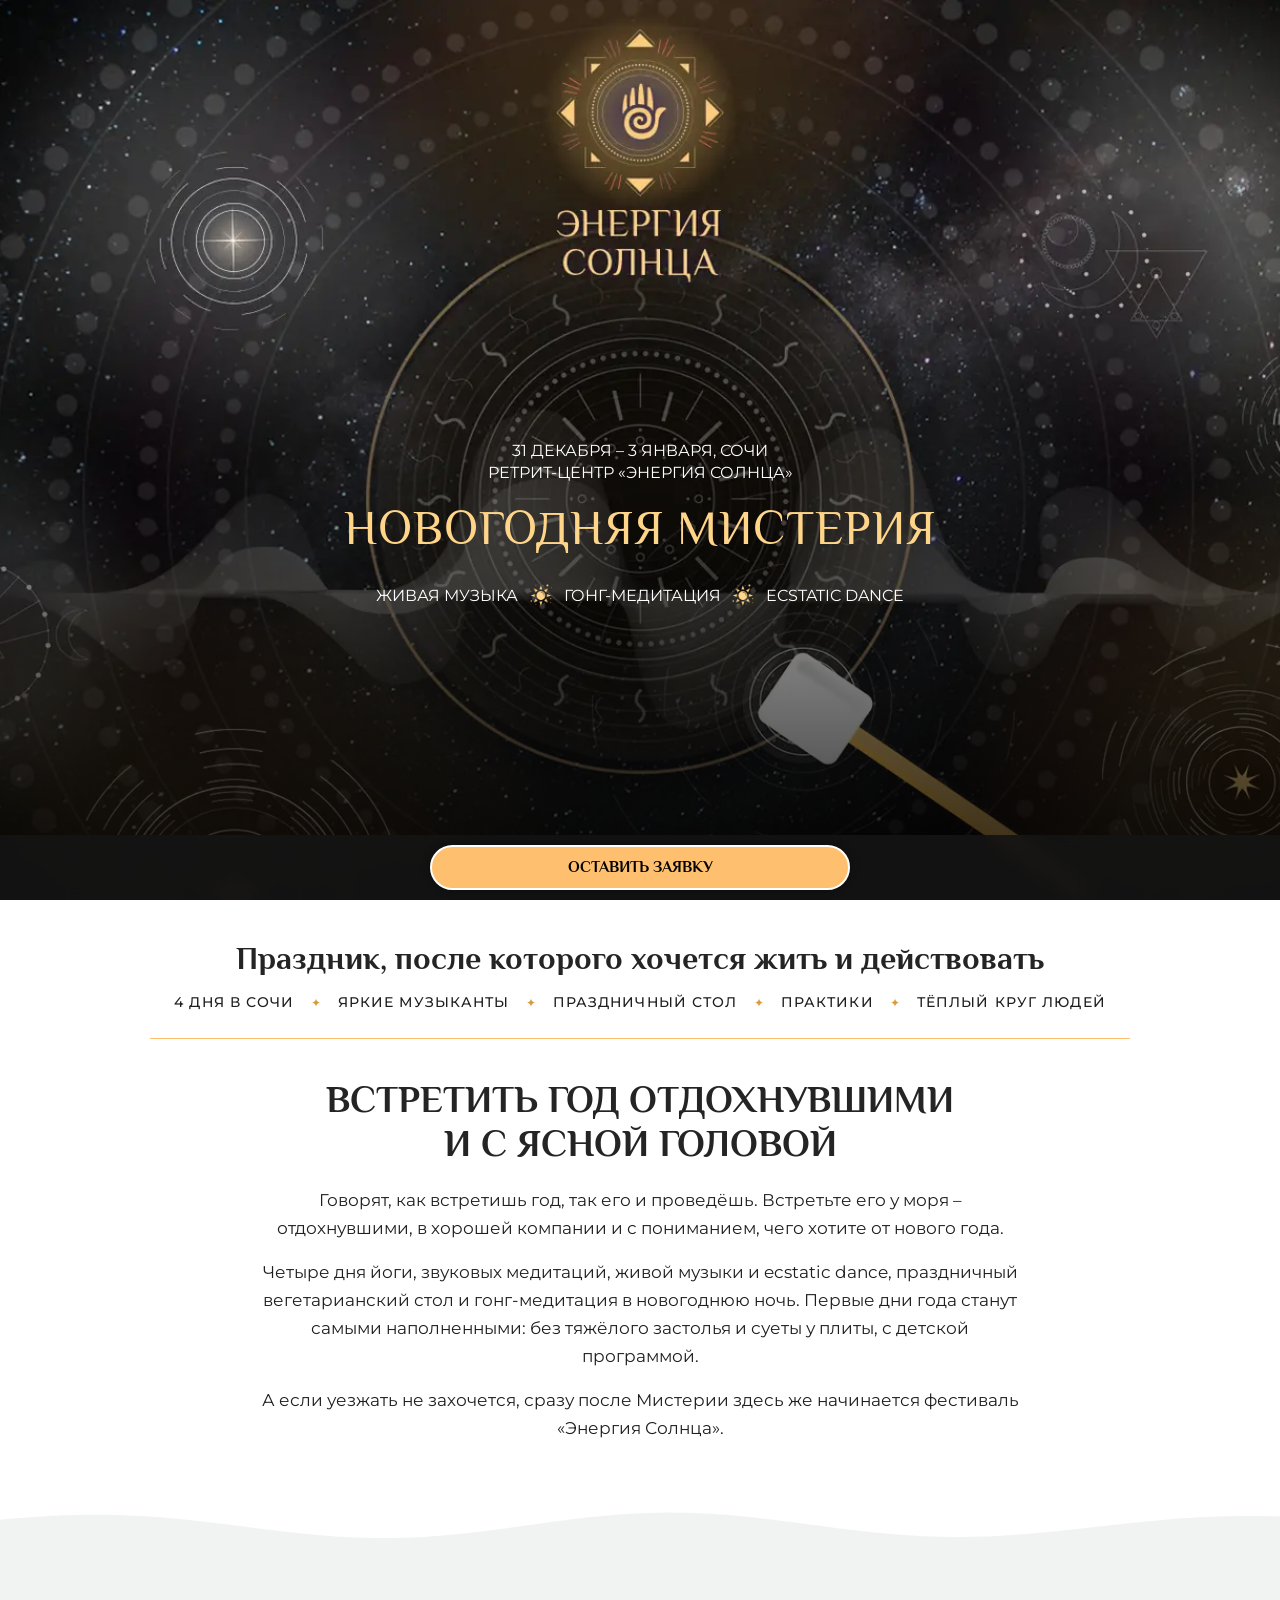
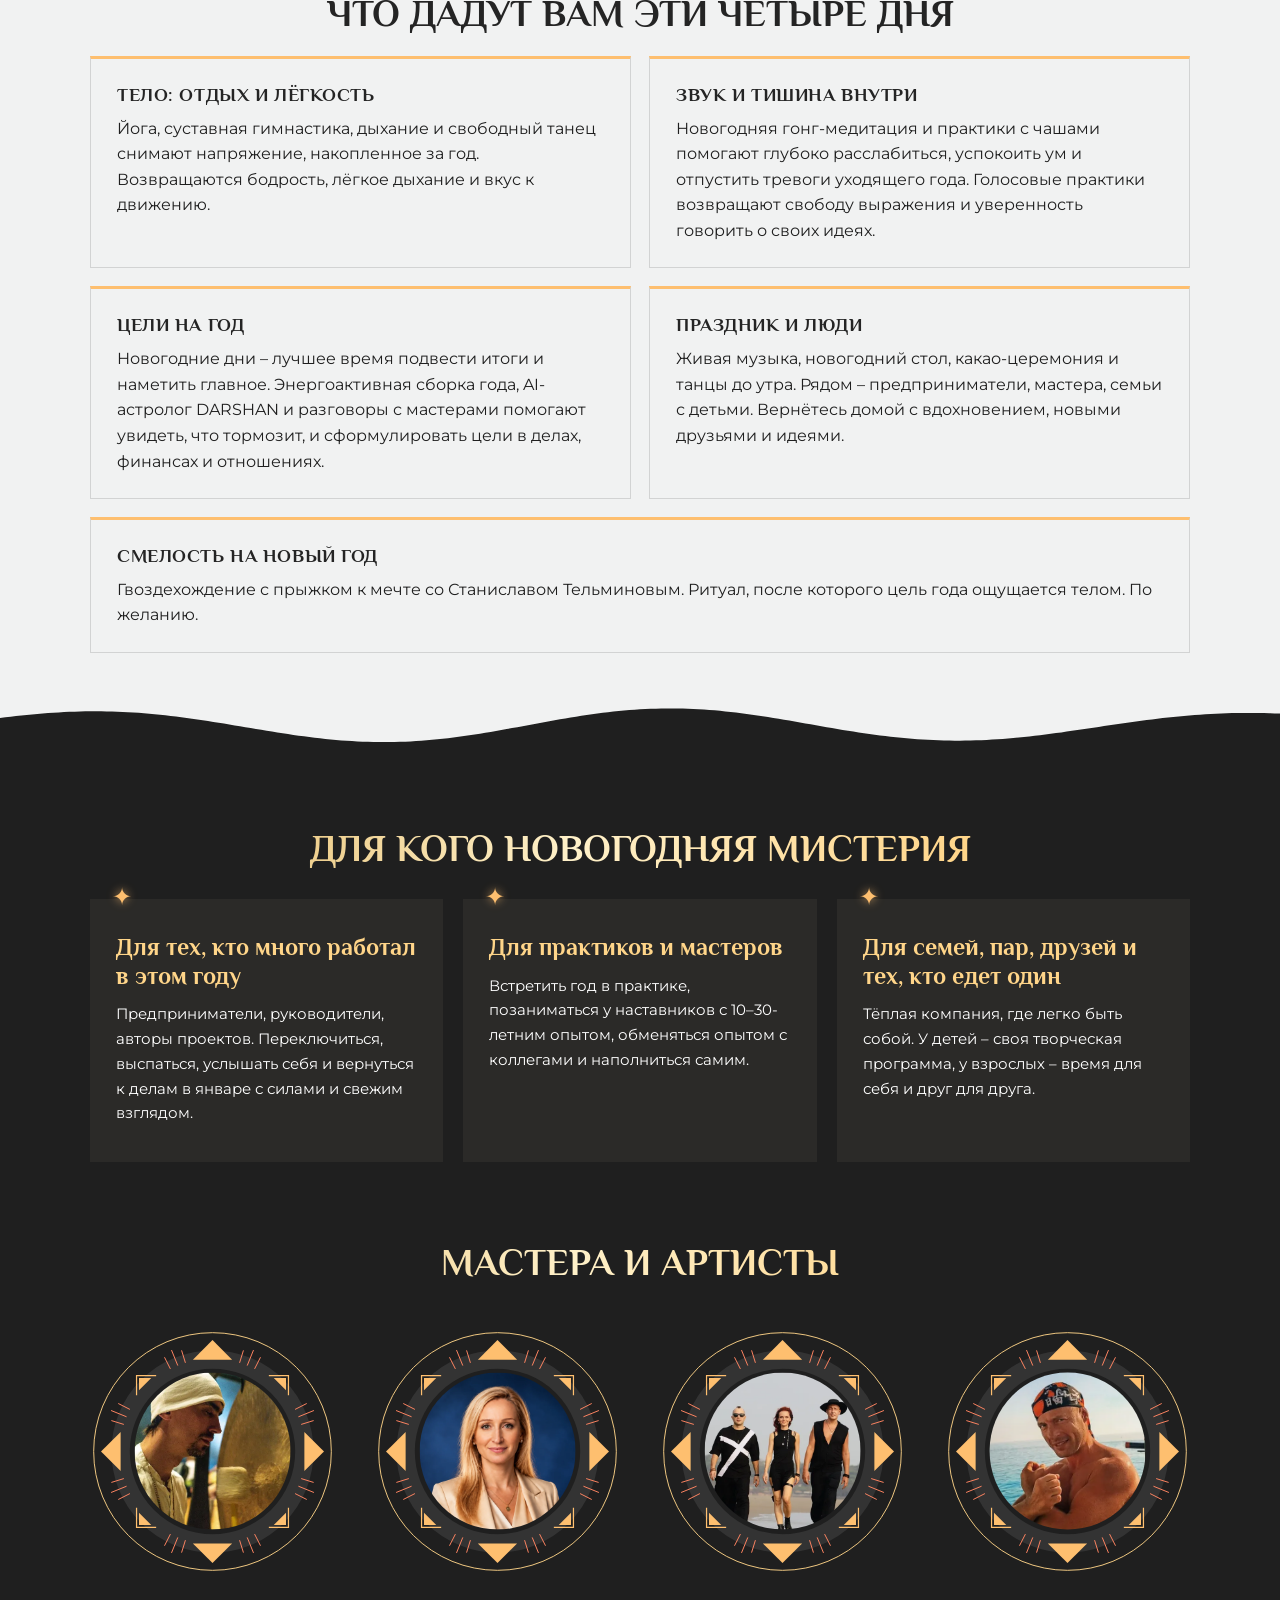
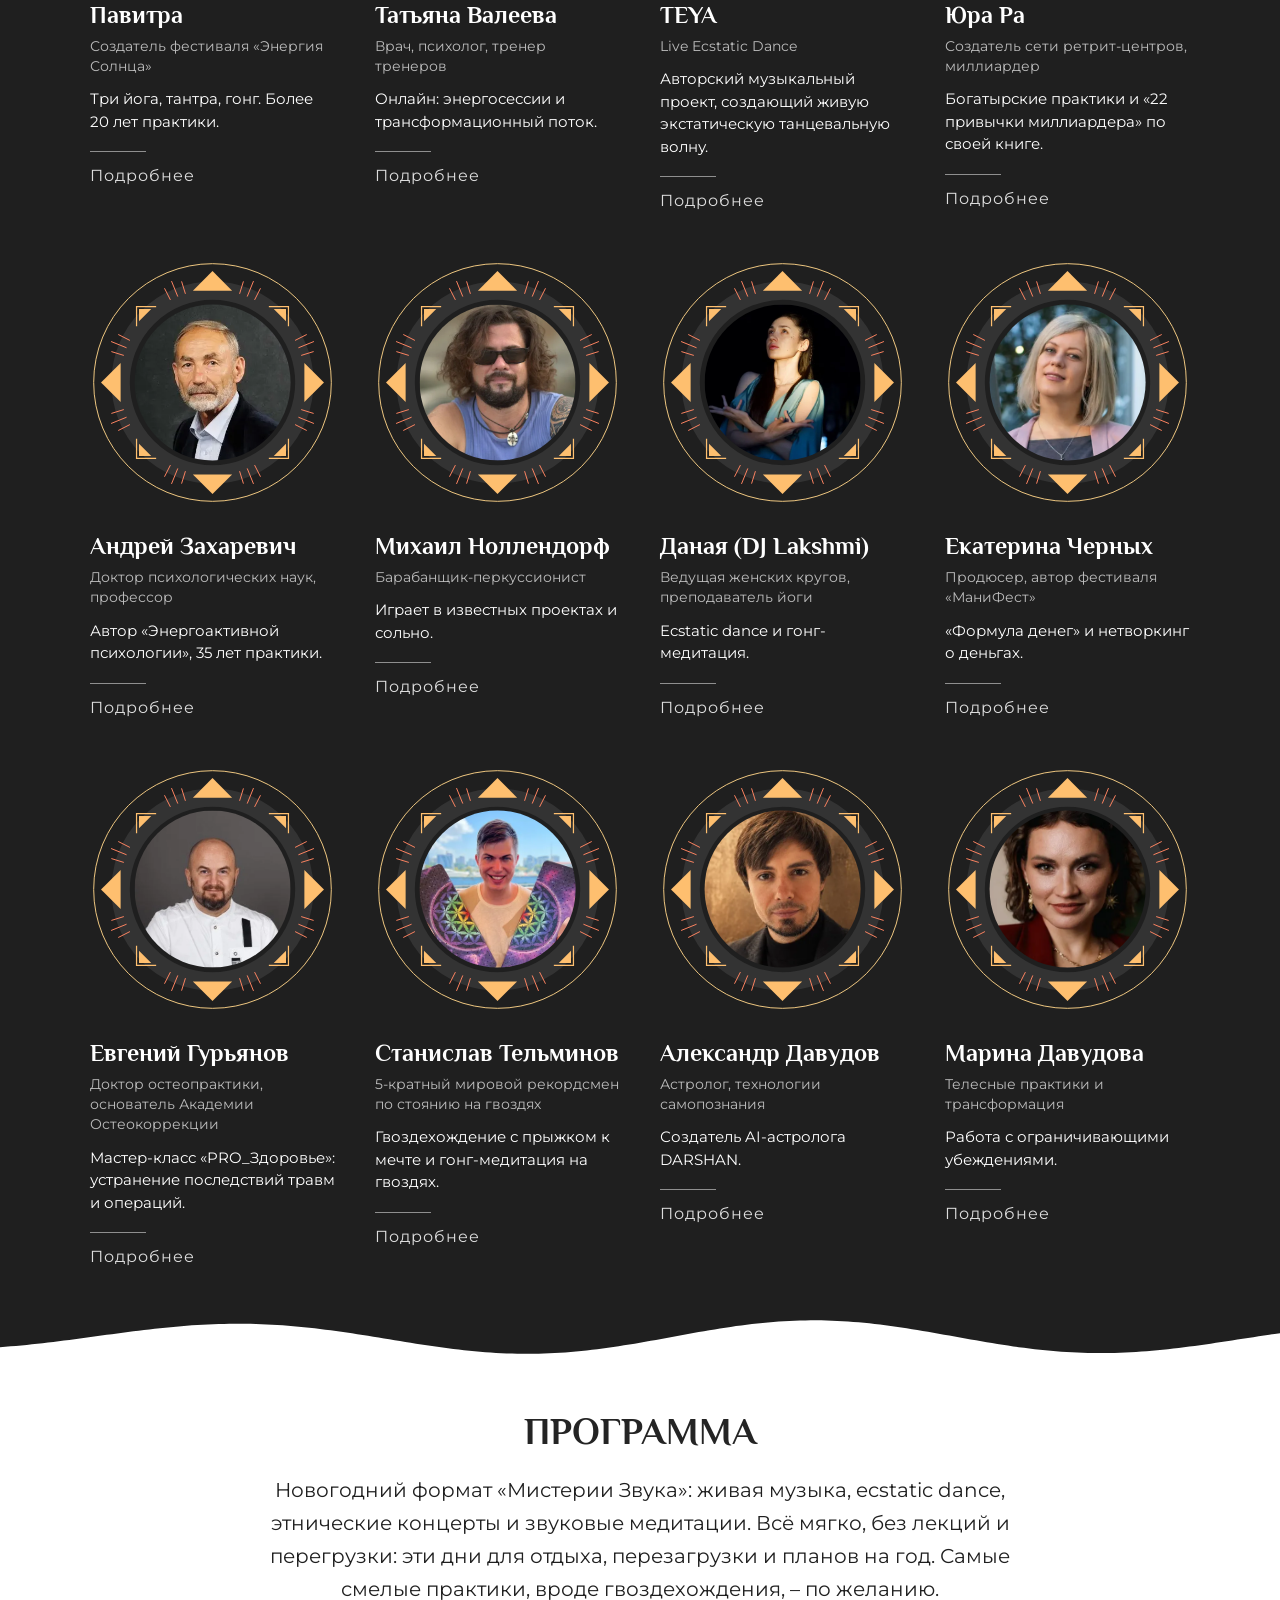
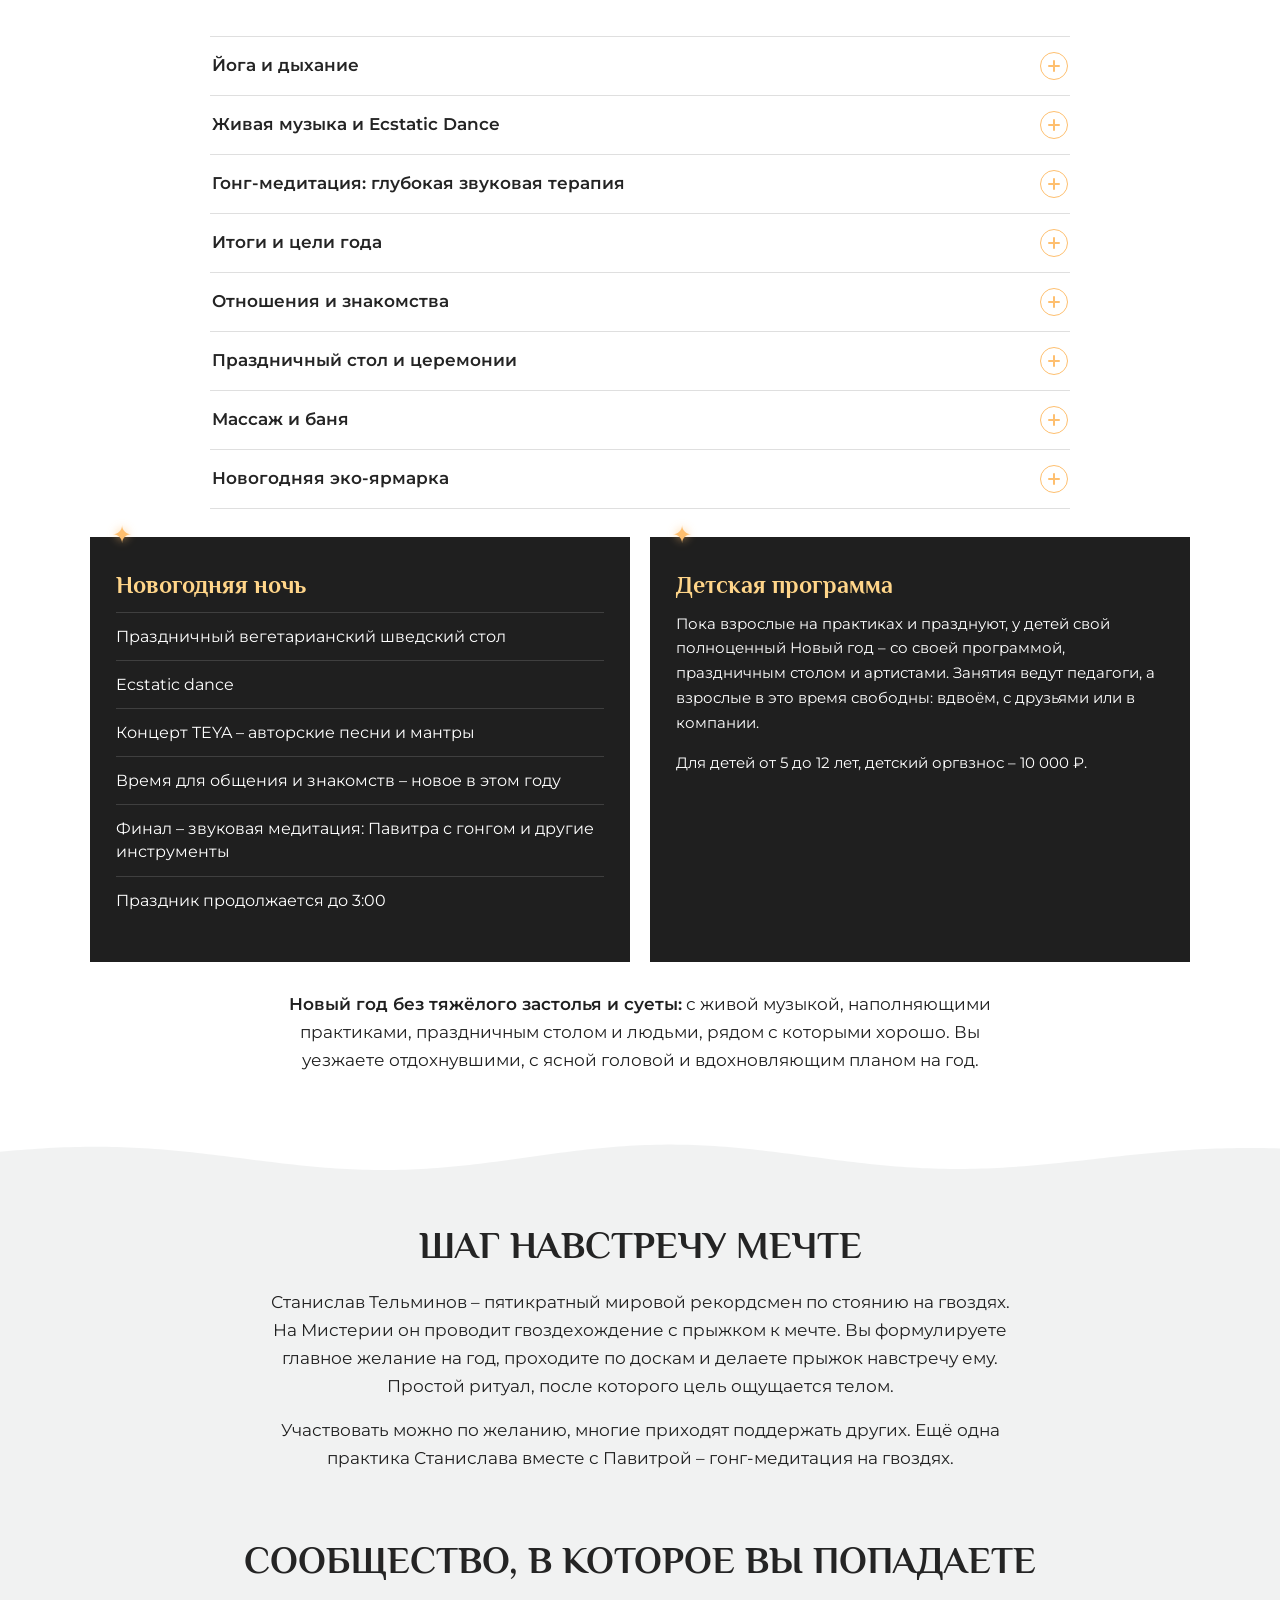
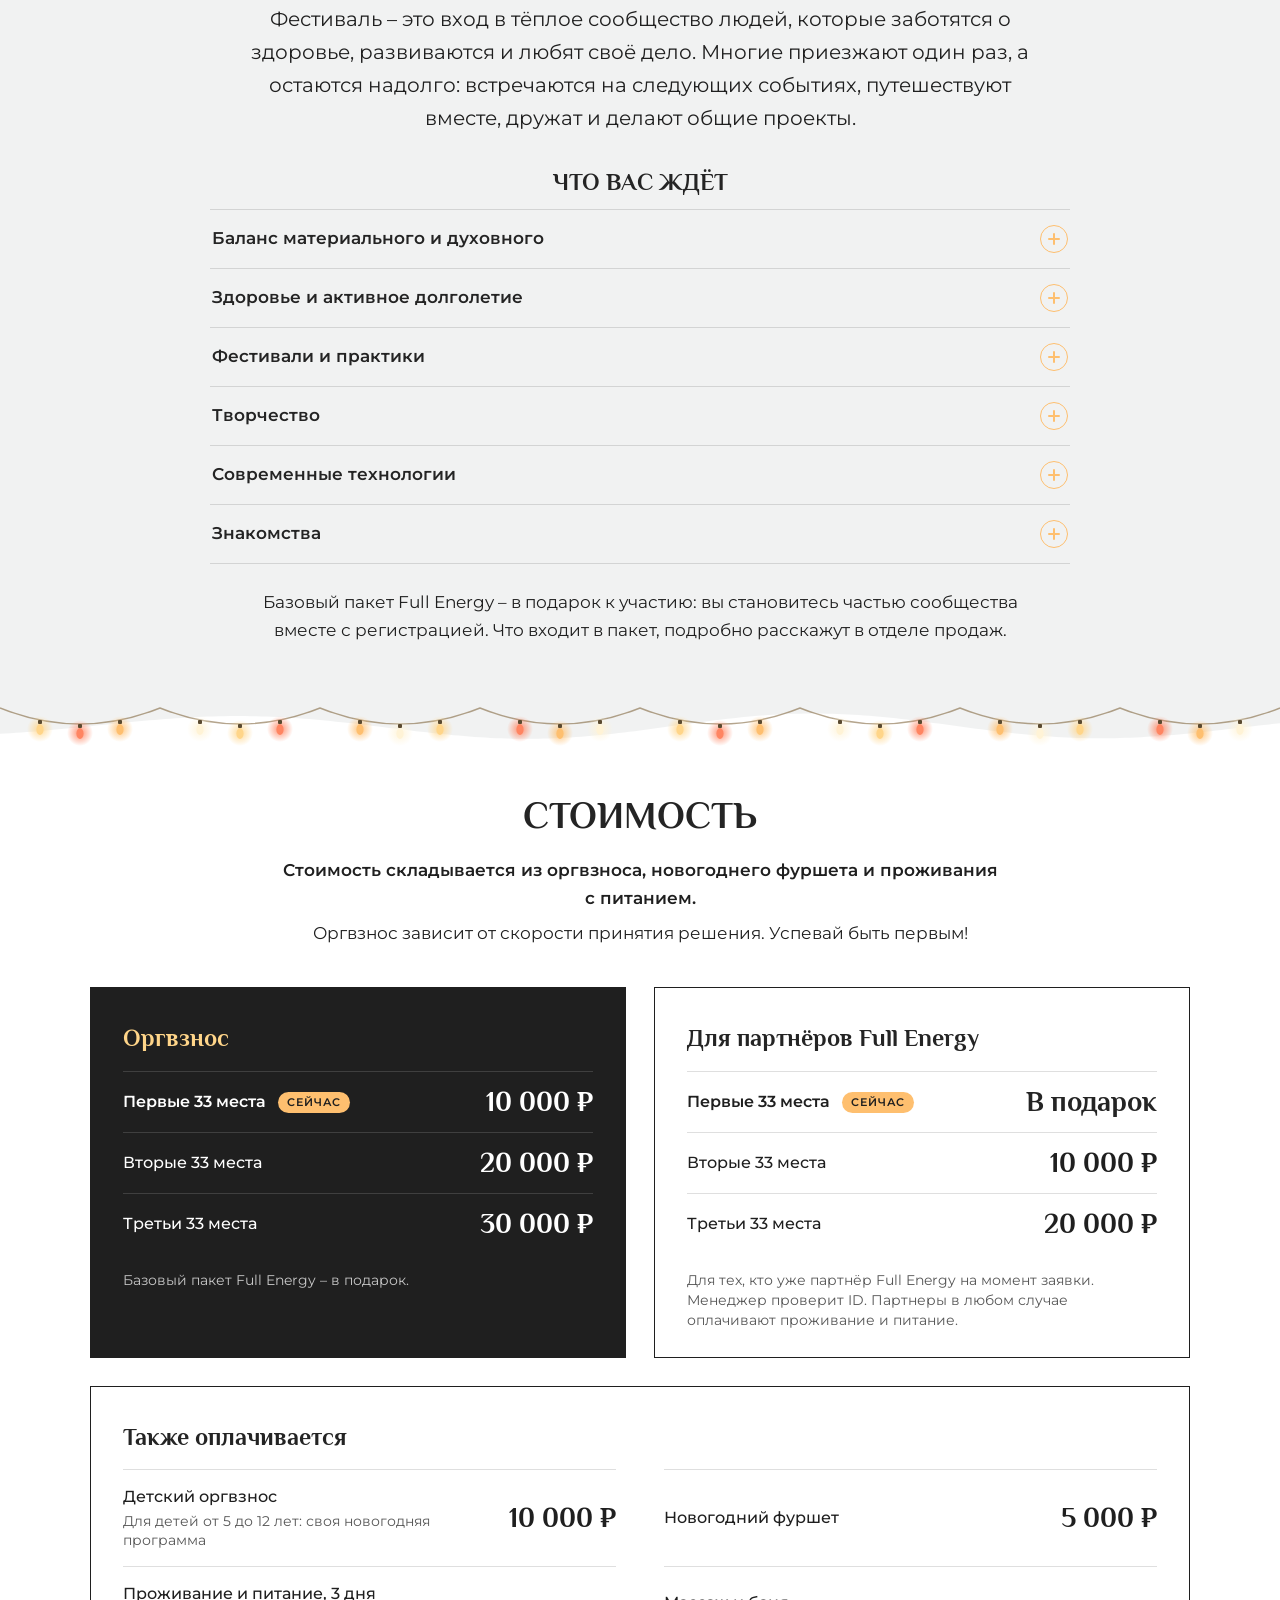
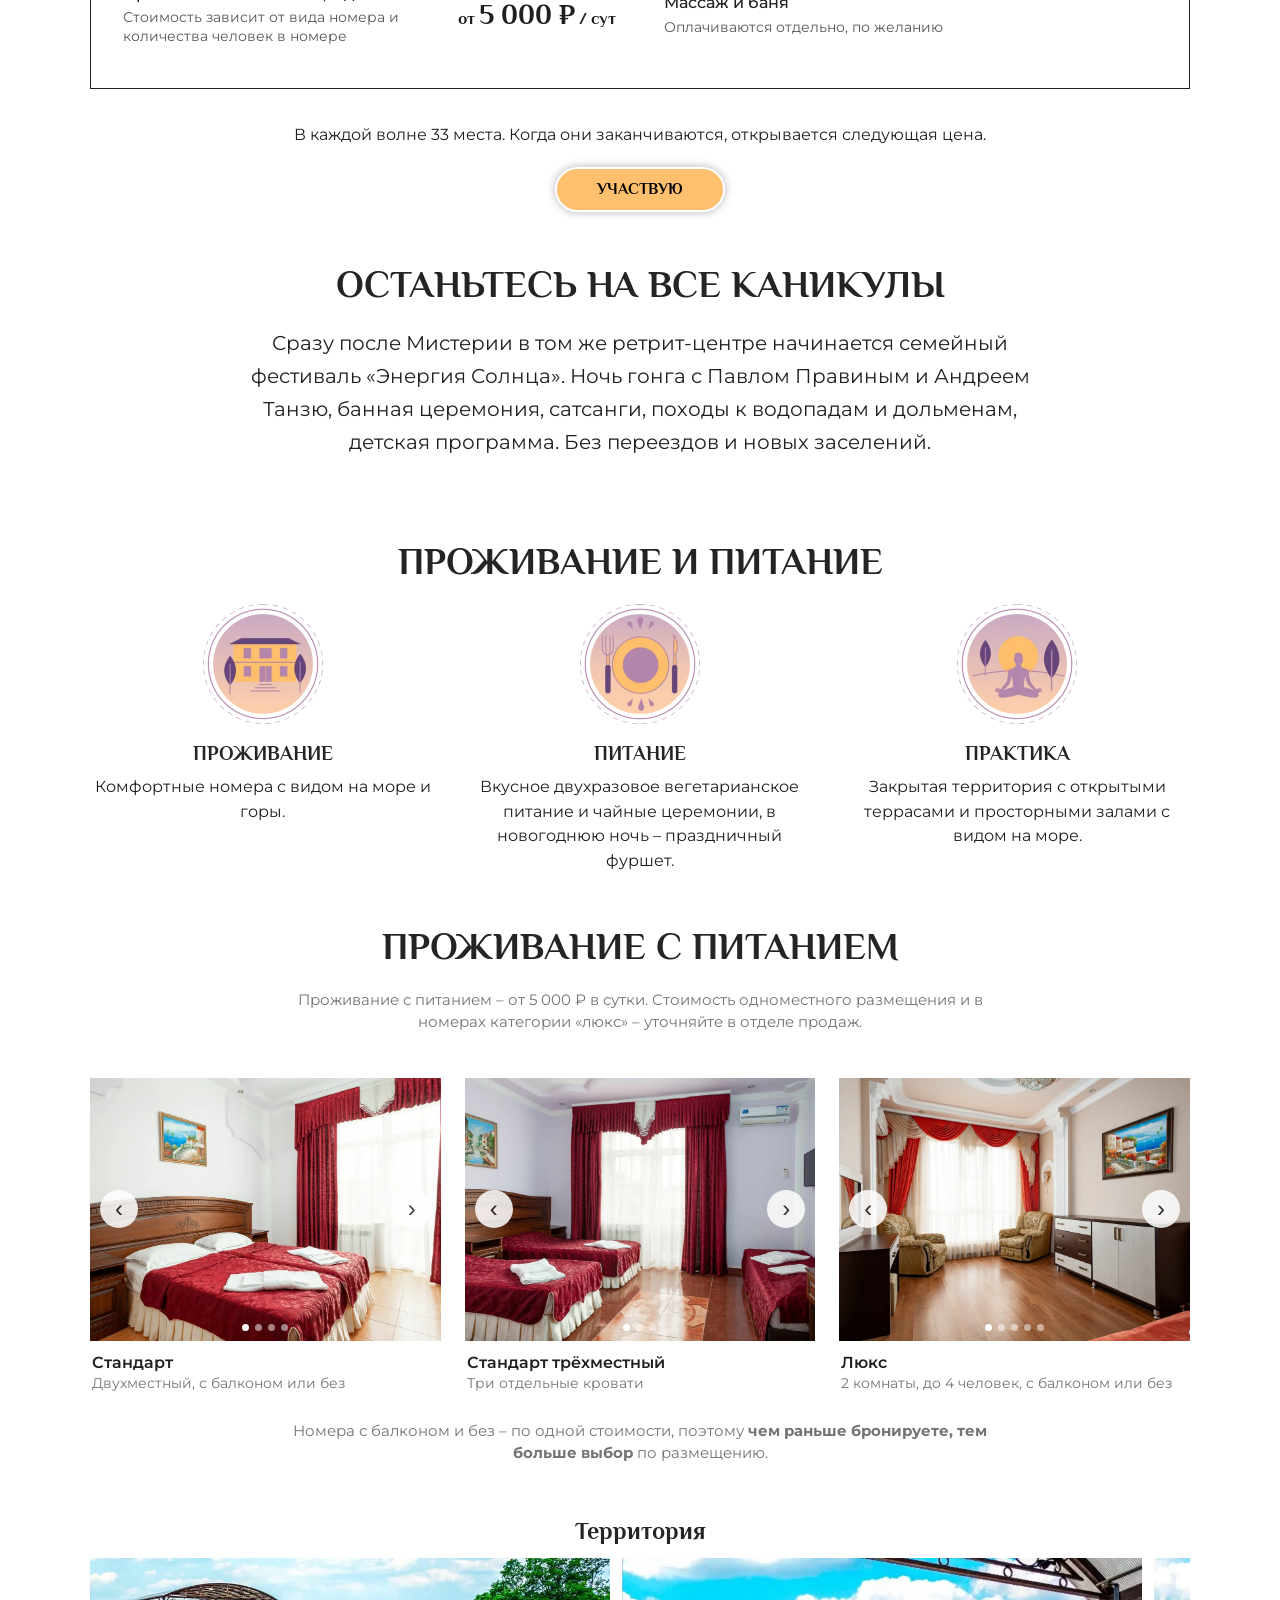
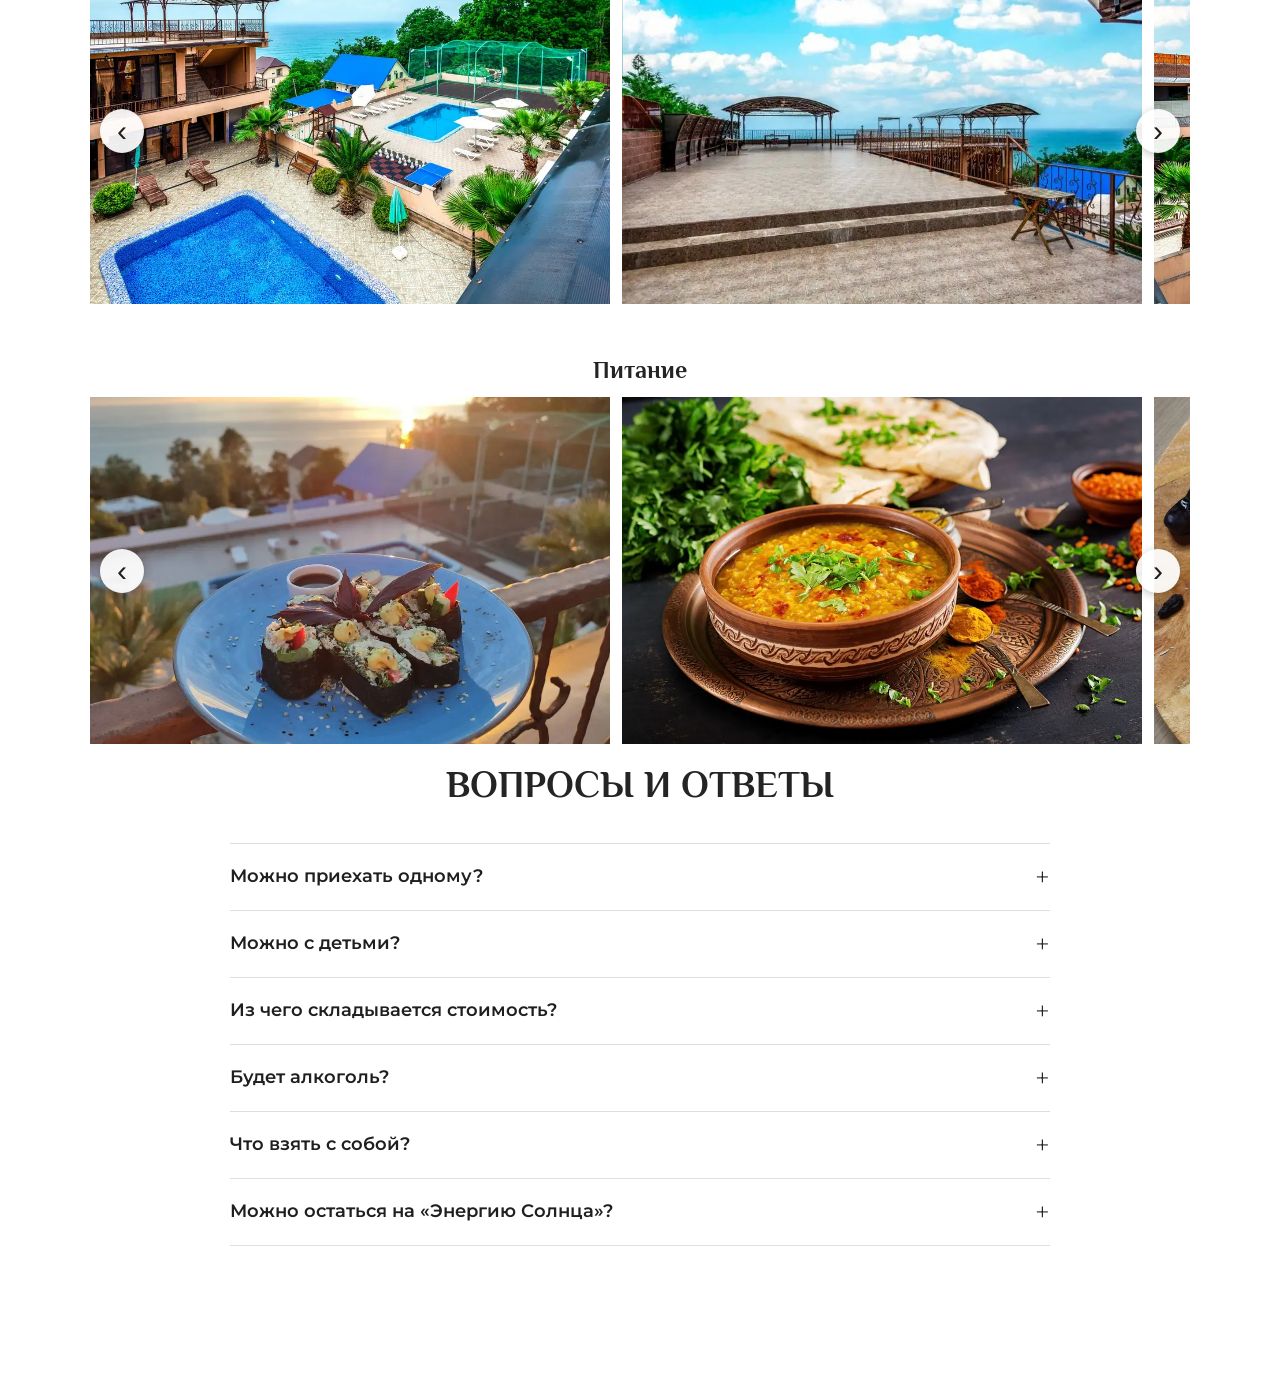
<file: m/newyear/index.html>
<!doctype html>
<html lang="ru">
<head>
  <meta charset="utf-8">
  <meta name="viewport" content="width=device-width, initial-scale=1, viewport-fit=cover">
  <title>Новогодняя Мистерия · 31 декабря – 3 января, Сочи</title>
  <meta name="description" content="Новый год в ретрит-центре «Энергия Солнца» в Сочи: живая музыка, ecstatic dance, гонг-медитация, праздничный стол и детская программа.">
  <meta name="robots" content="noindex">
  <meta name="theme-color" content="#1f1f1f">
  <meta property="og:title" content="Новогодняя Мистерия · 31 декабря – 3 января, Сочи">
  <meta property="og:description" content="Живая музыка, ecstatic dance и гонг-медитация – четыре дня у моря в ретрит-центре «Энергия Солнца».">
  <meta property="og:image" content="https://xenaja.github.io/fest-sun-blocks/events/novogodnyaya-misteriya/img/og.jpg">
  <meta property="og:type" content="website">
  <style>html, body { margin: 0; background: #ffffff; }</style>
</head>
<body>
  <!-- Мини-лендинг: состав блоков – events/novogodnyaya-misteriya/event.json → mini.main -->
  <div class="fs-mini" data-event="novogodnyaya-misteriya" data-page="main"></div>
  <script src="../../fs.js"></script>
</body>
</html>
</file>
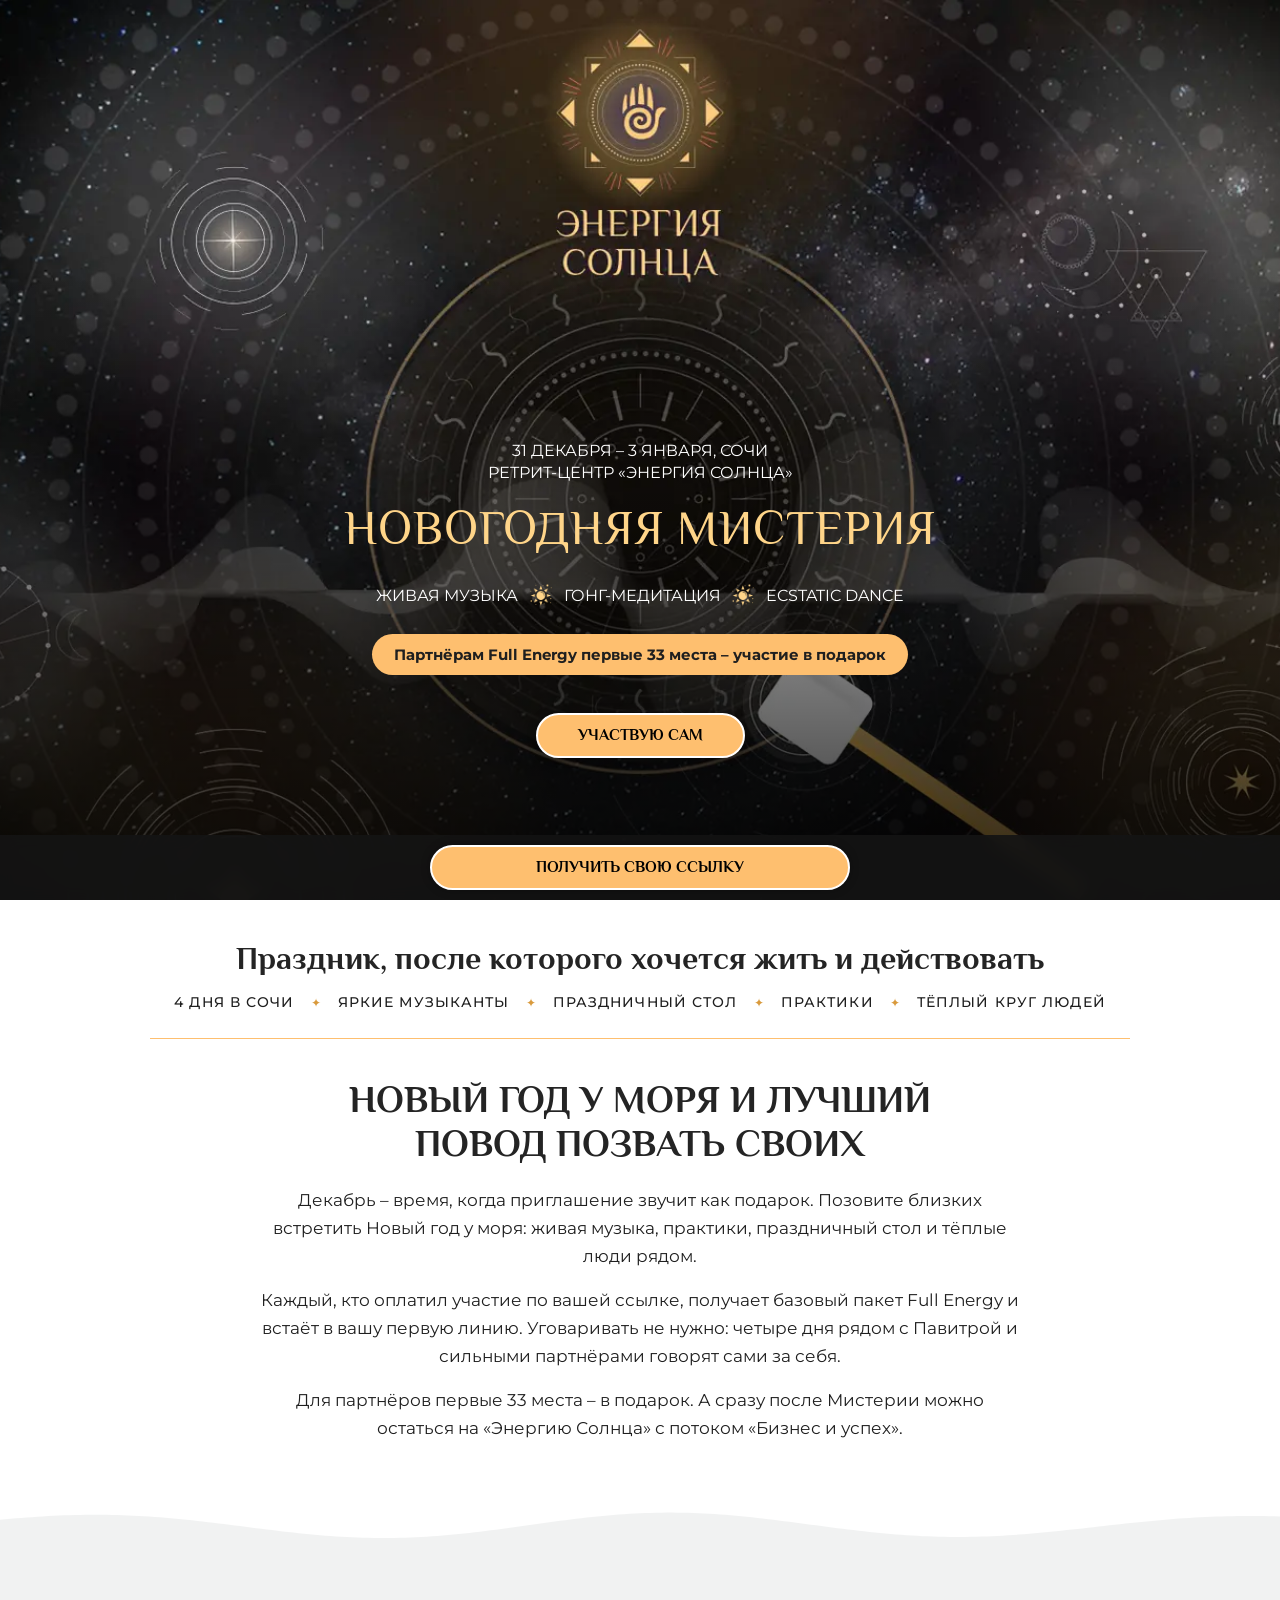
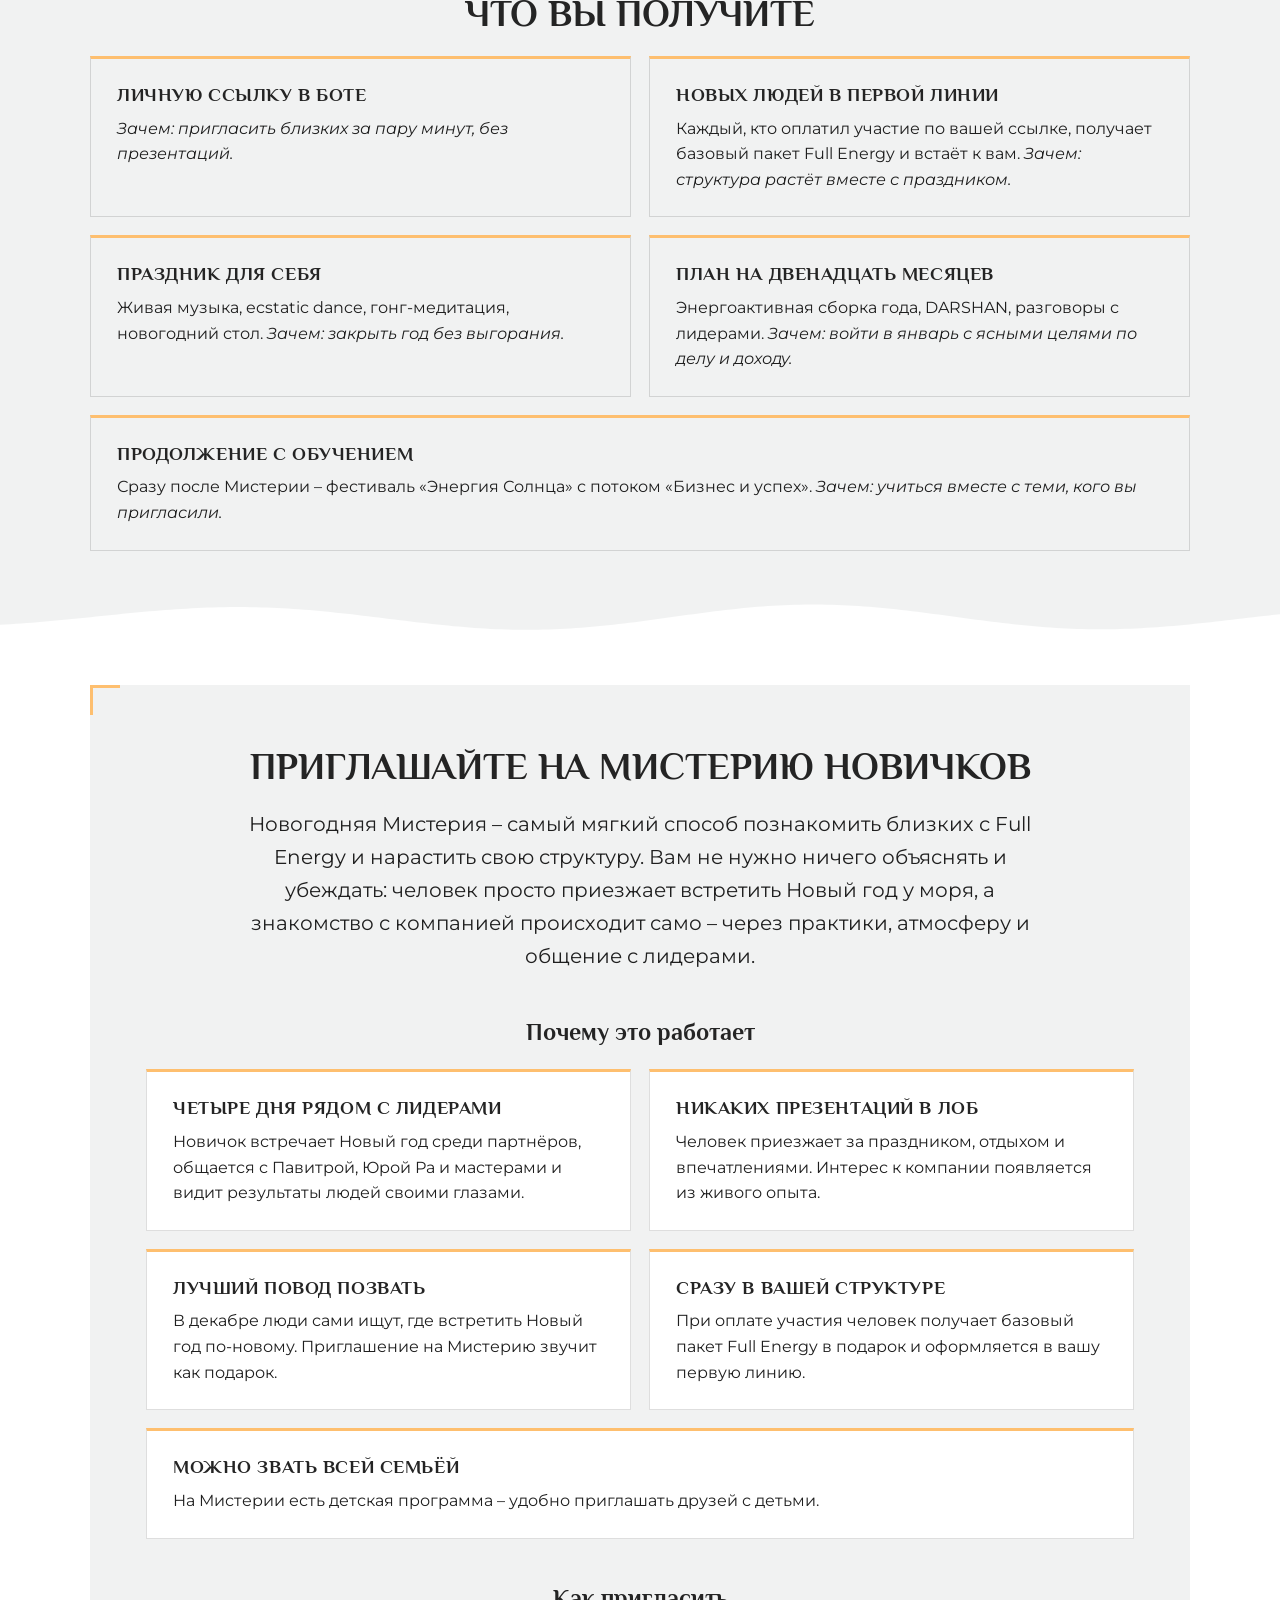
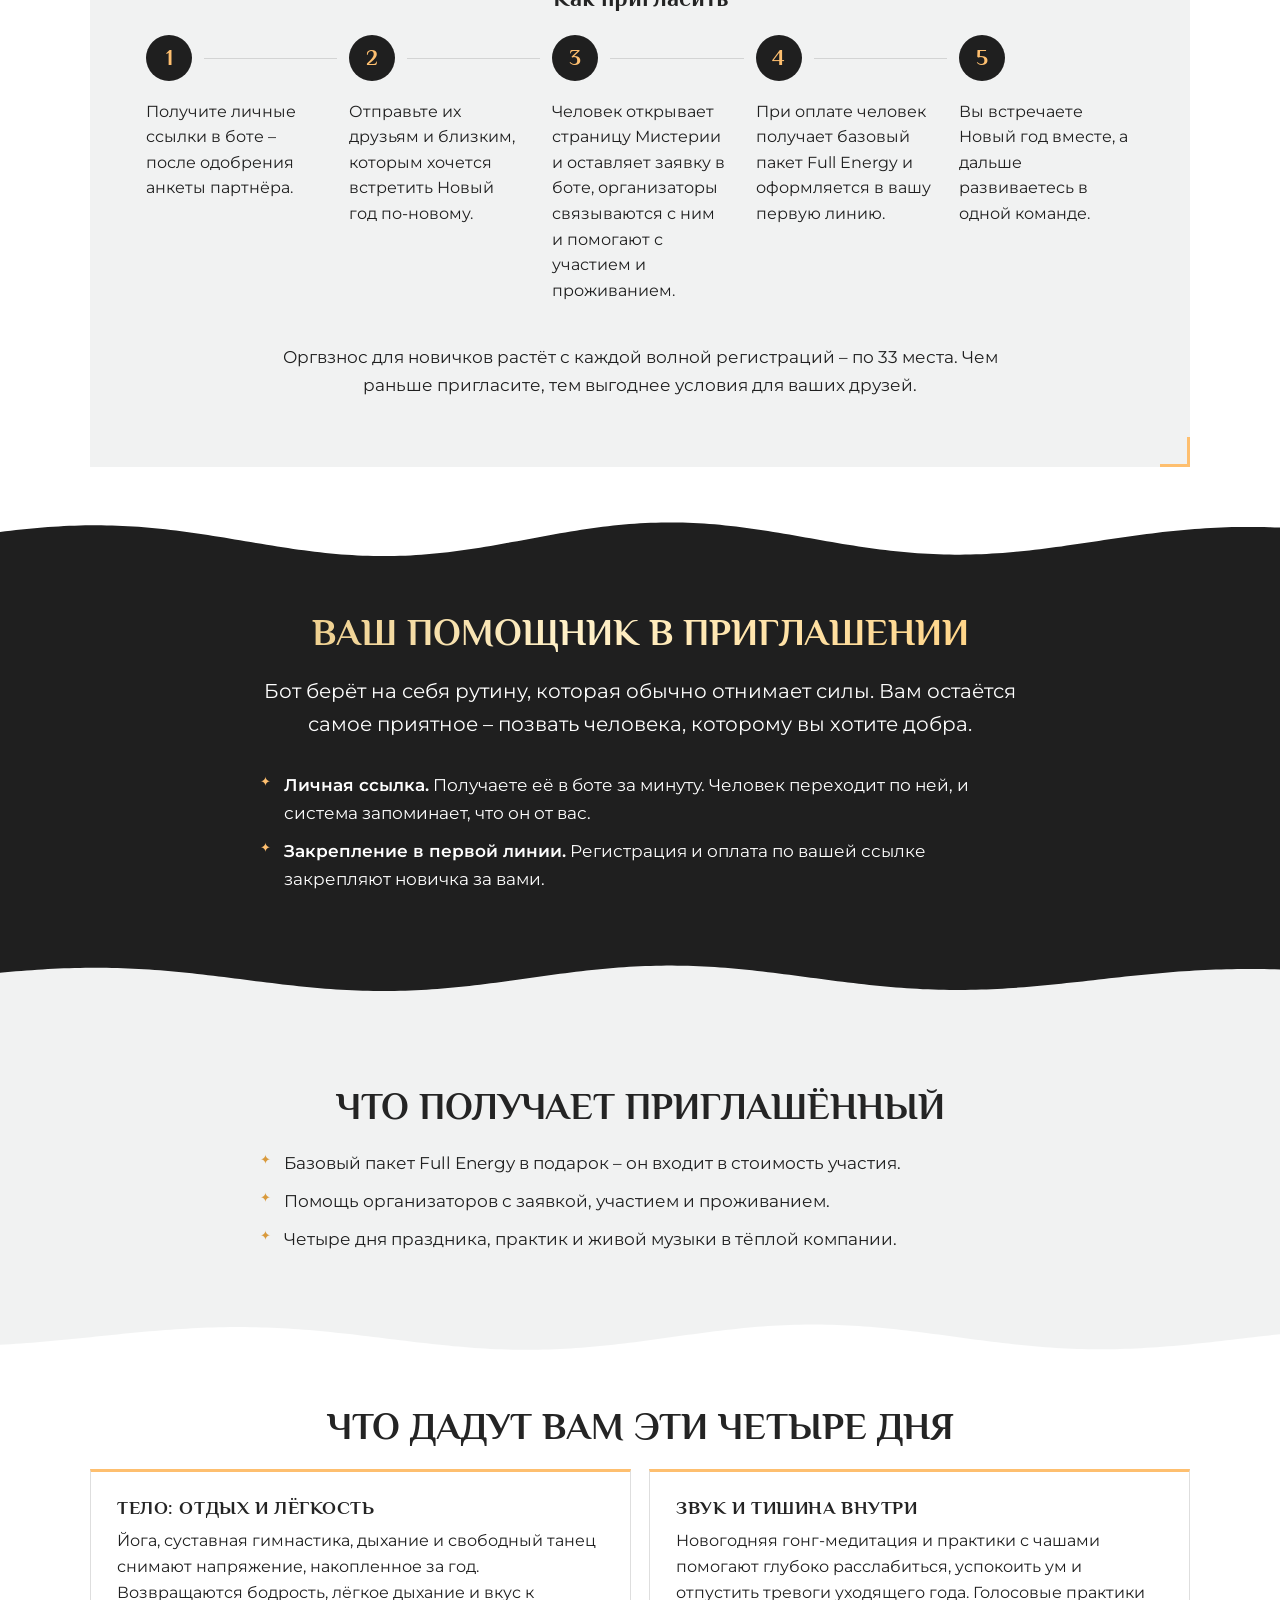
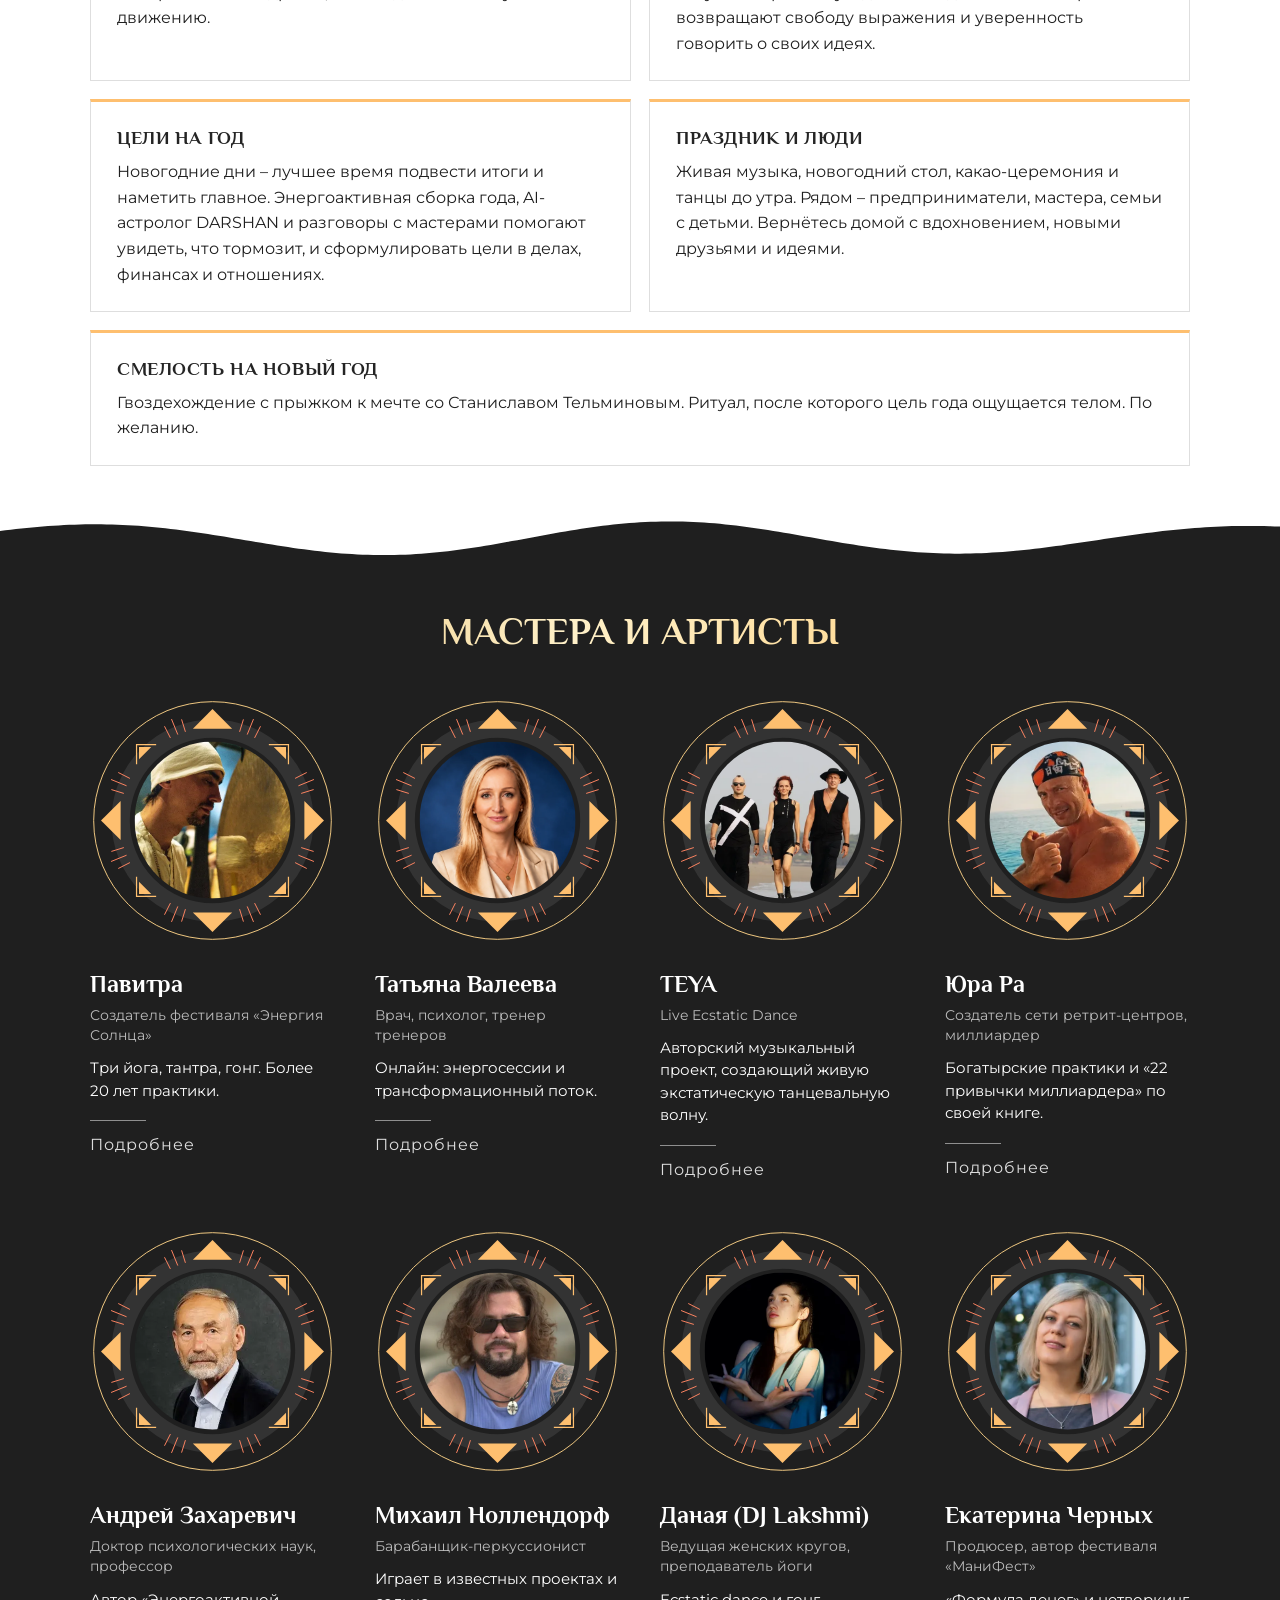
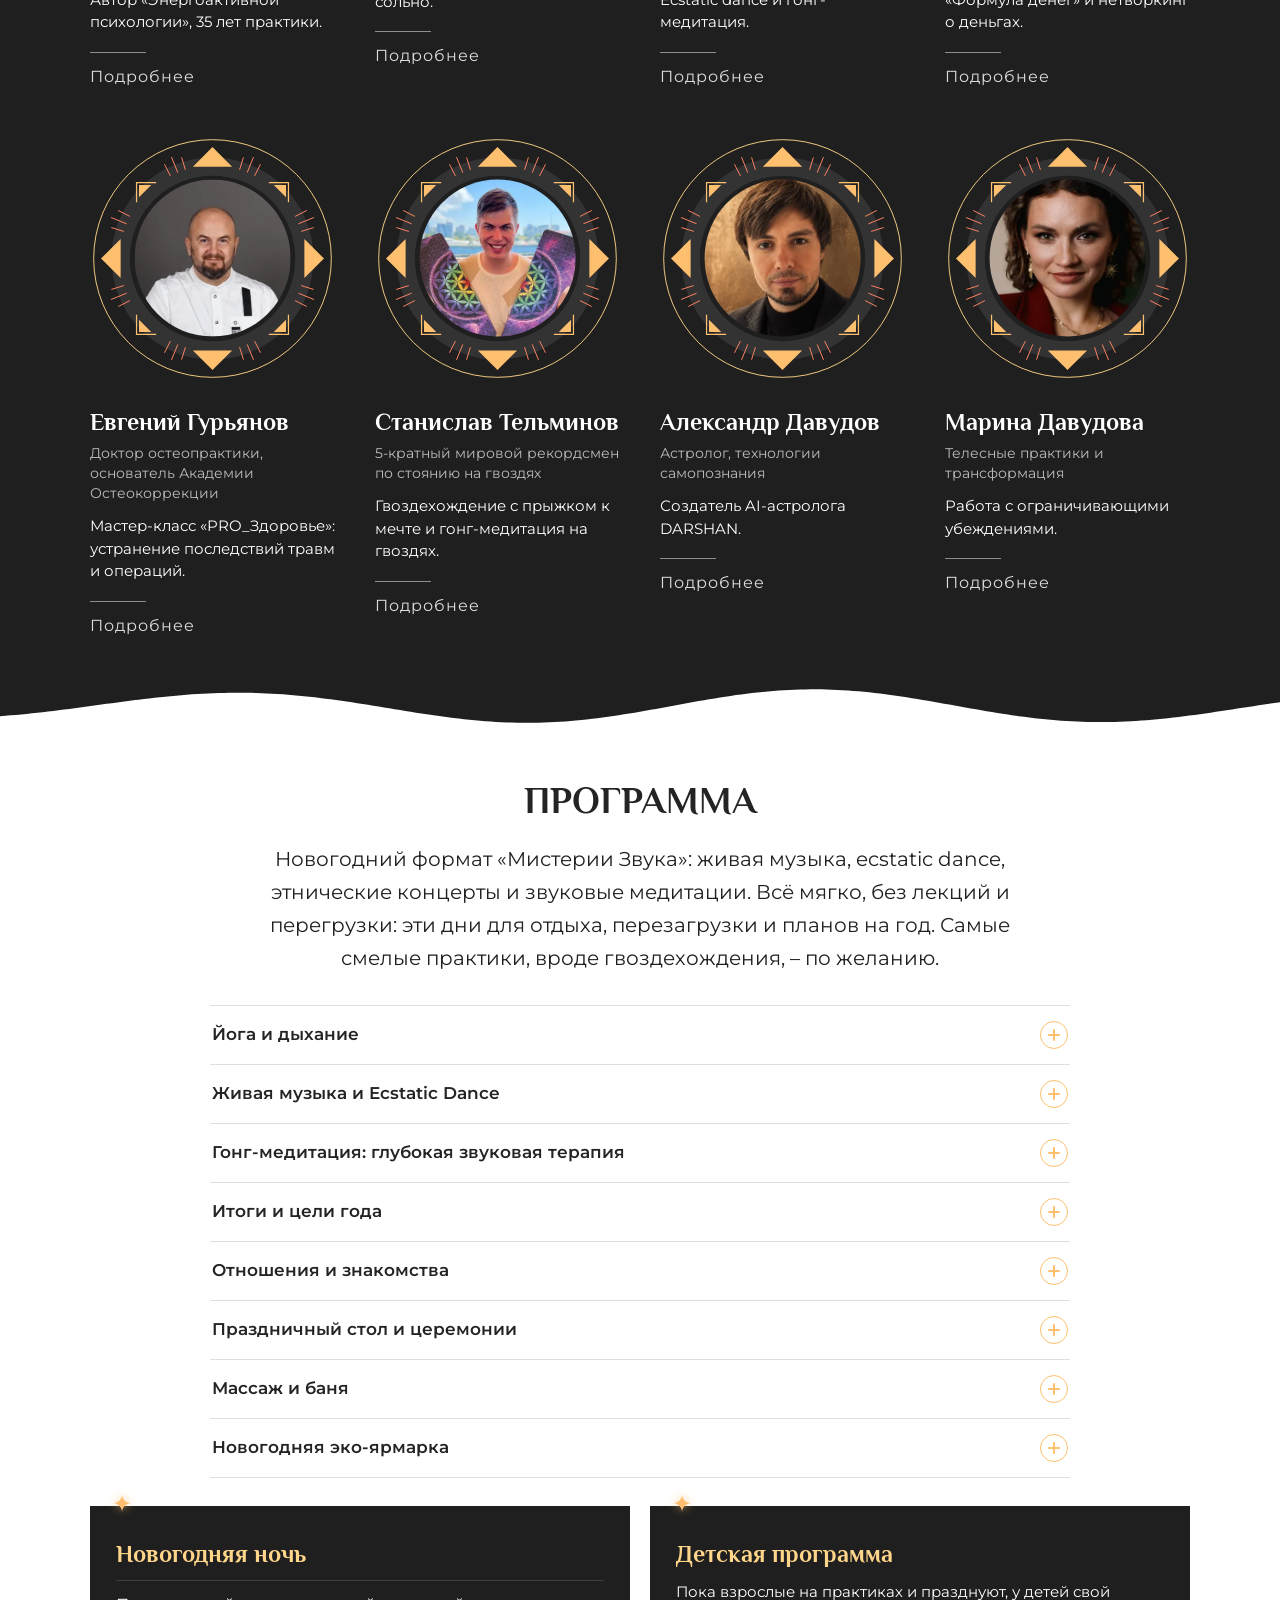
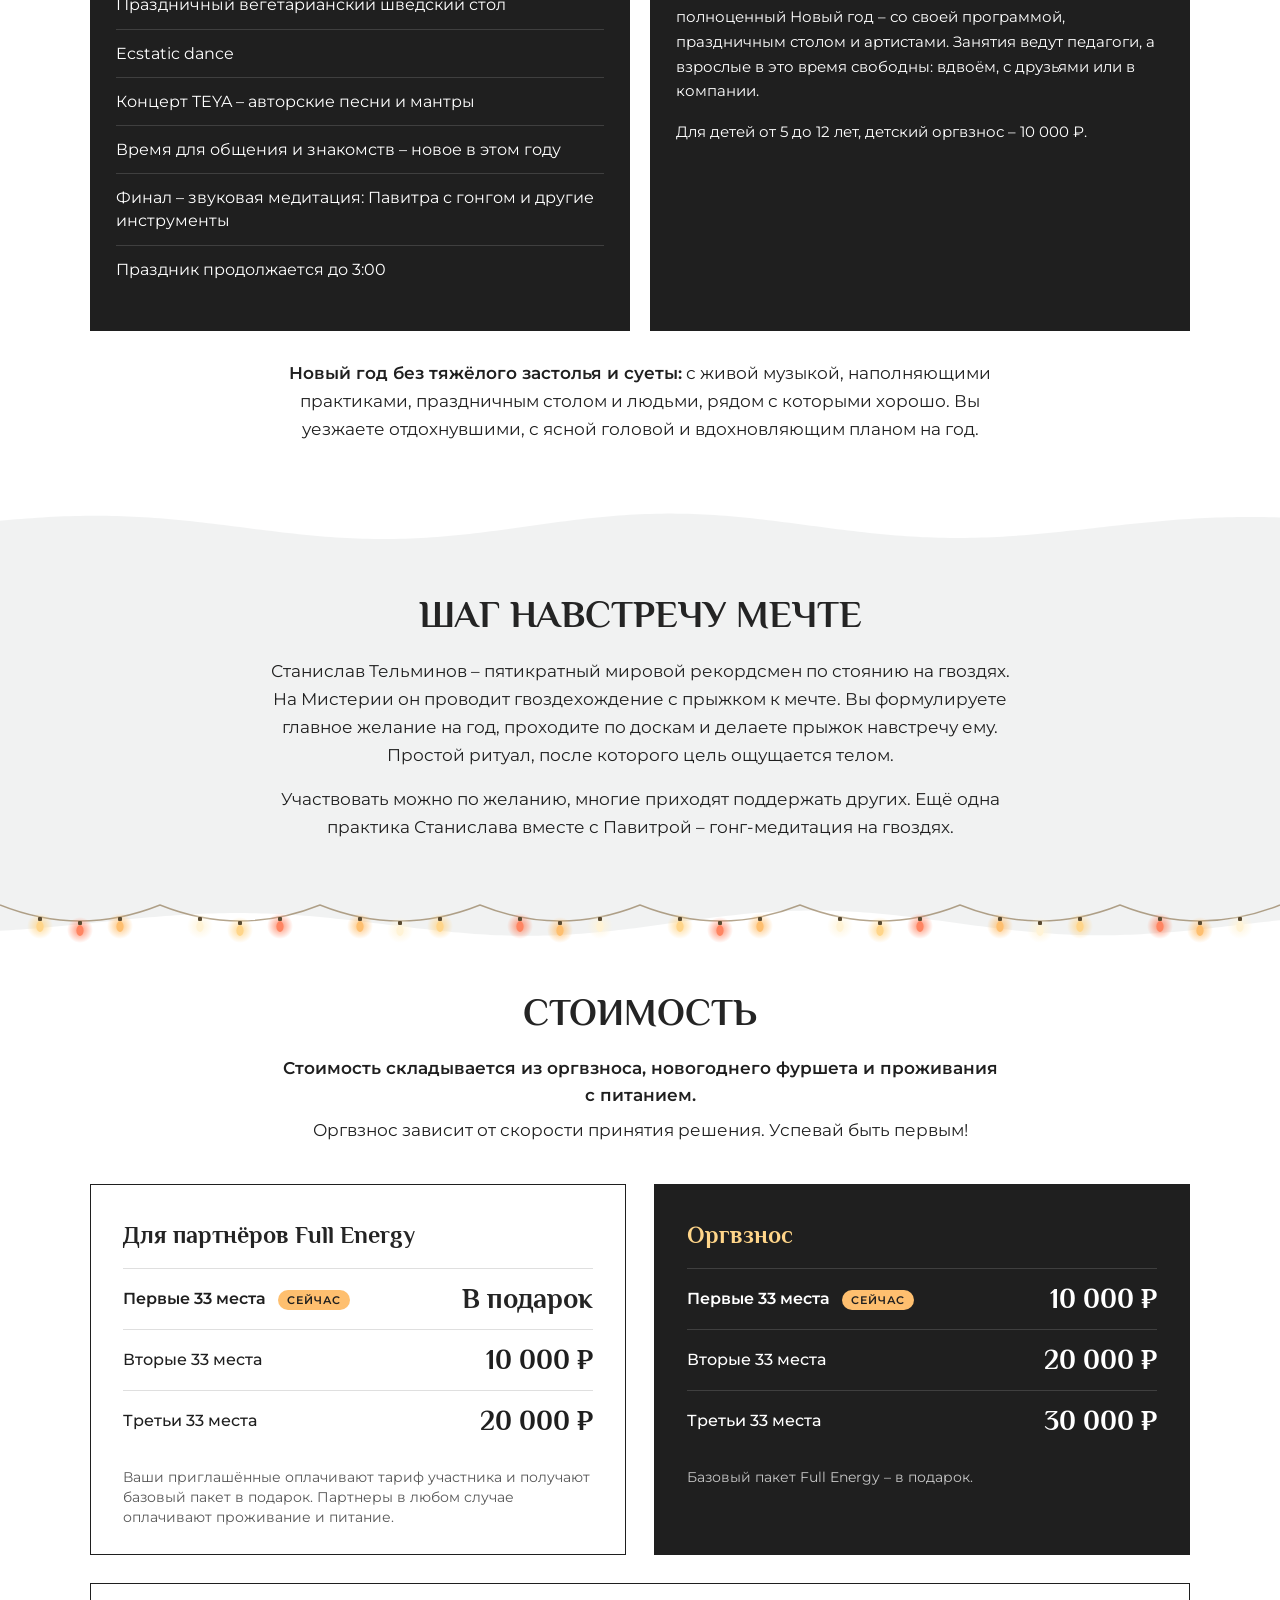
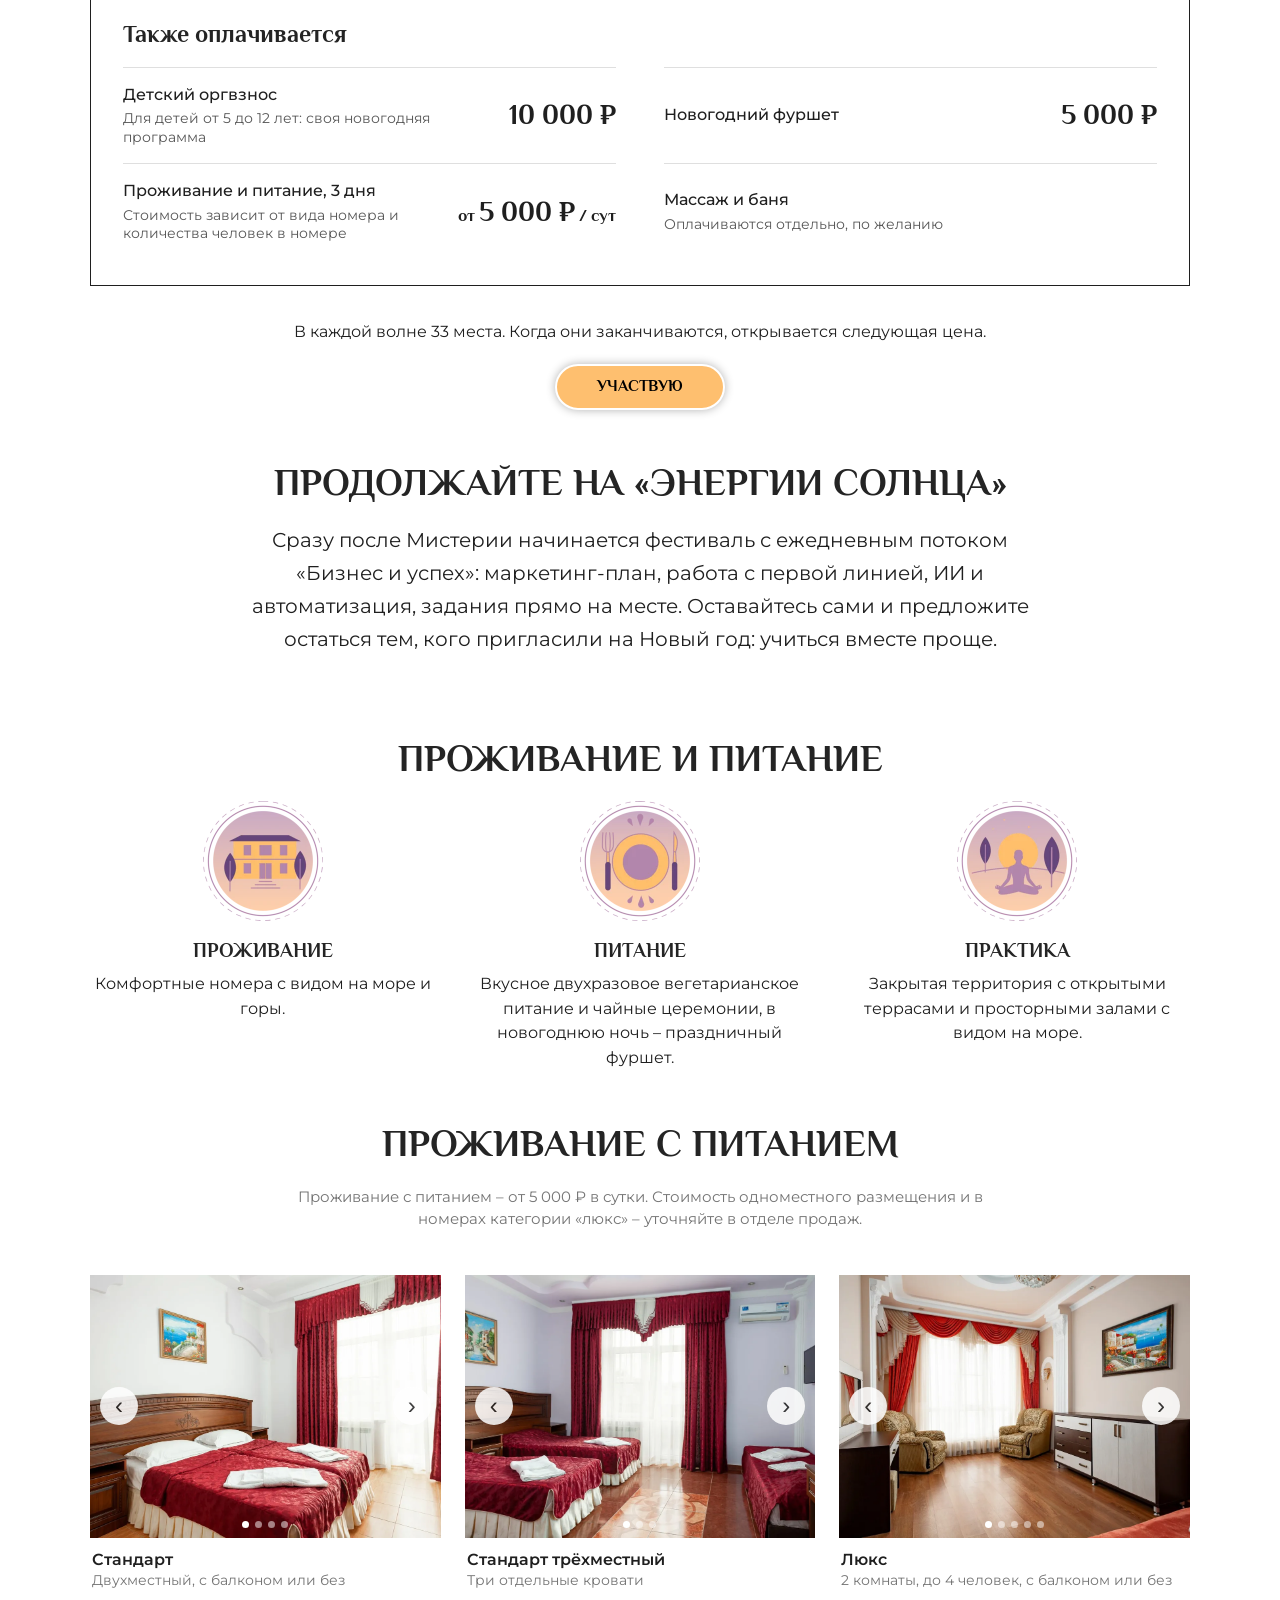
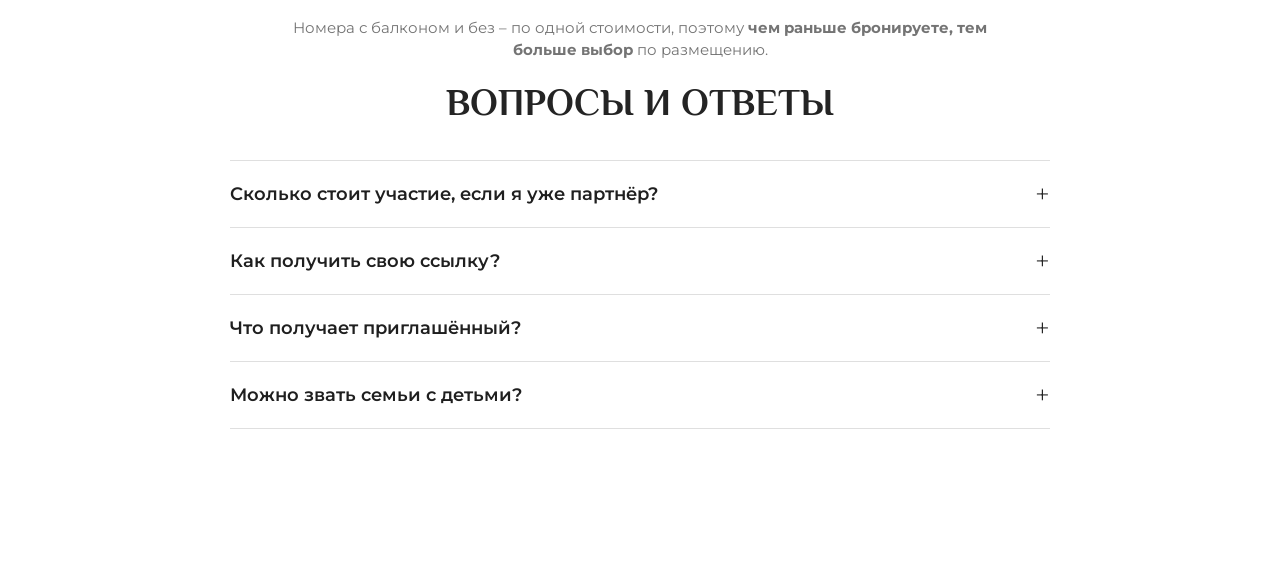
<file: m/partner/index.html>
<!doctype html>
<html lang="ru">
<head>
  <meta charset="utf-8">
  <meta name="viewport" content="width=device-width, initial-scale=1, viewport-fit=cover">
  <title>Партнёрам · Новогодняя Мистерия</title>
  <meta name="robots" content="noindex">
  <meta name="theme-color" content="#1f1f1f">
  <style>html, body { margin: 0; background: #ffffff; }</style>
</head>
<body>
  <!-- Страница партнёров: открывается из бота; состав – event.json → mini.partner -->
  <div class="fs-mini" data-event="novogodnyaya-misteriya" data-page="partner"></div>
  <script src="../../fs.js"></script>
</body>
</html>
</file>
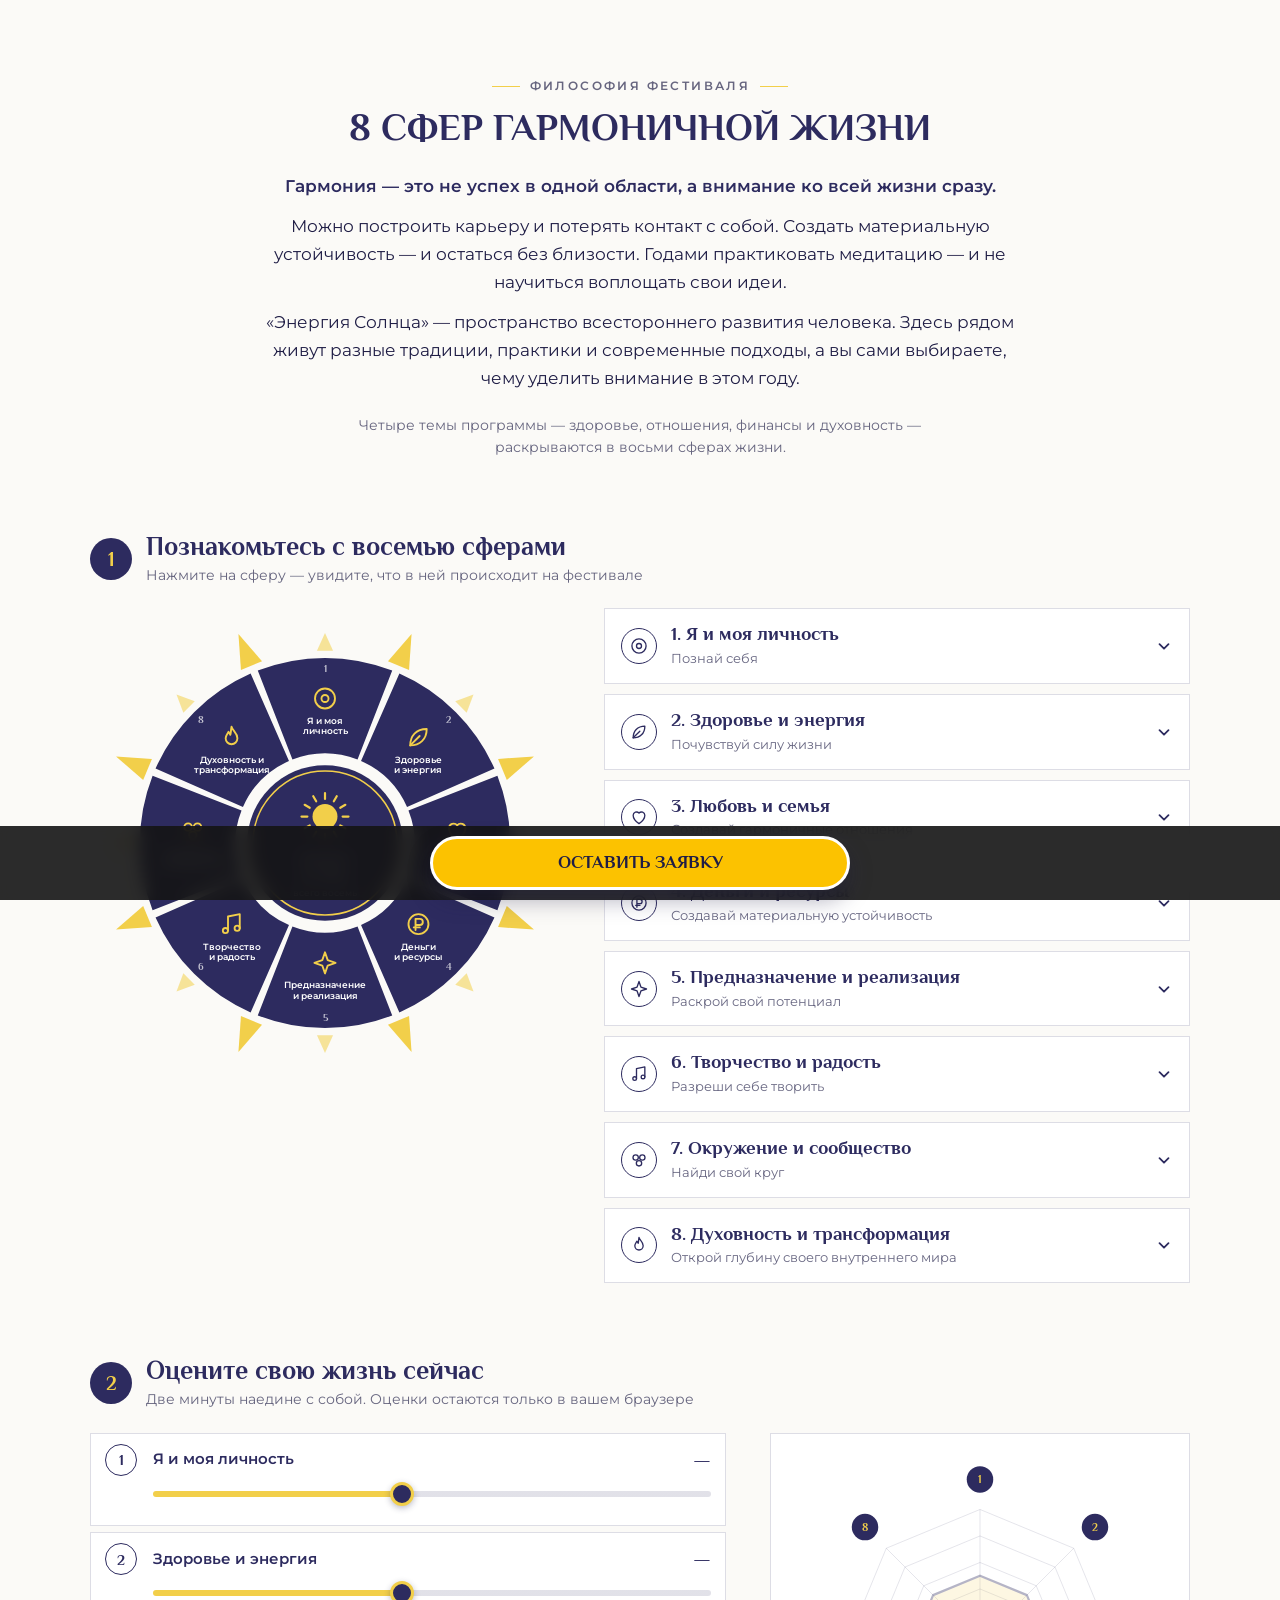
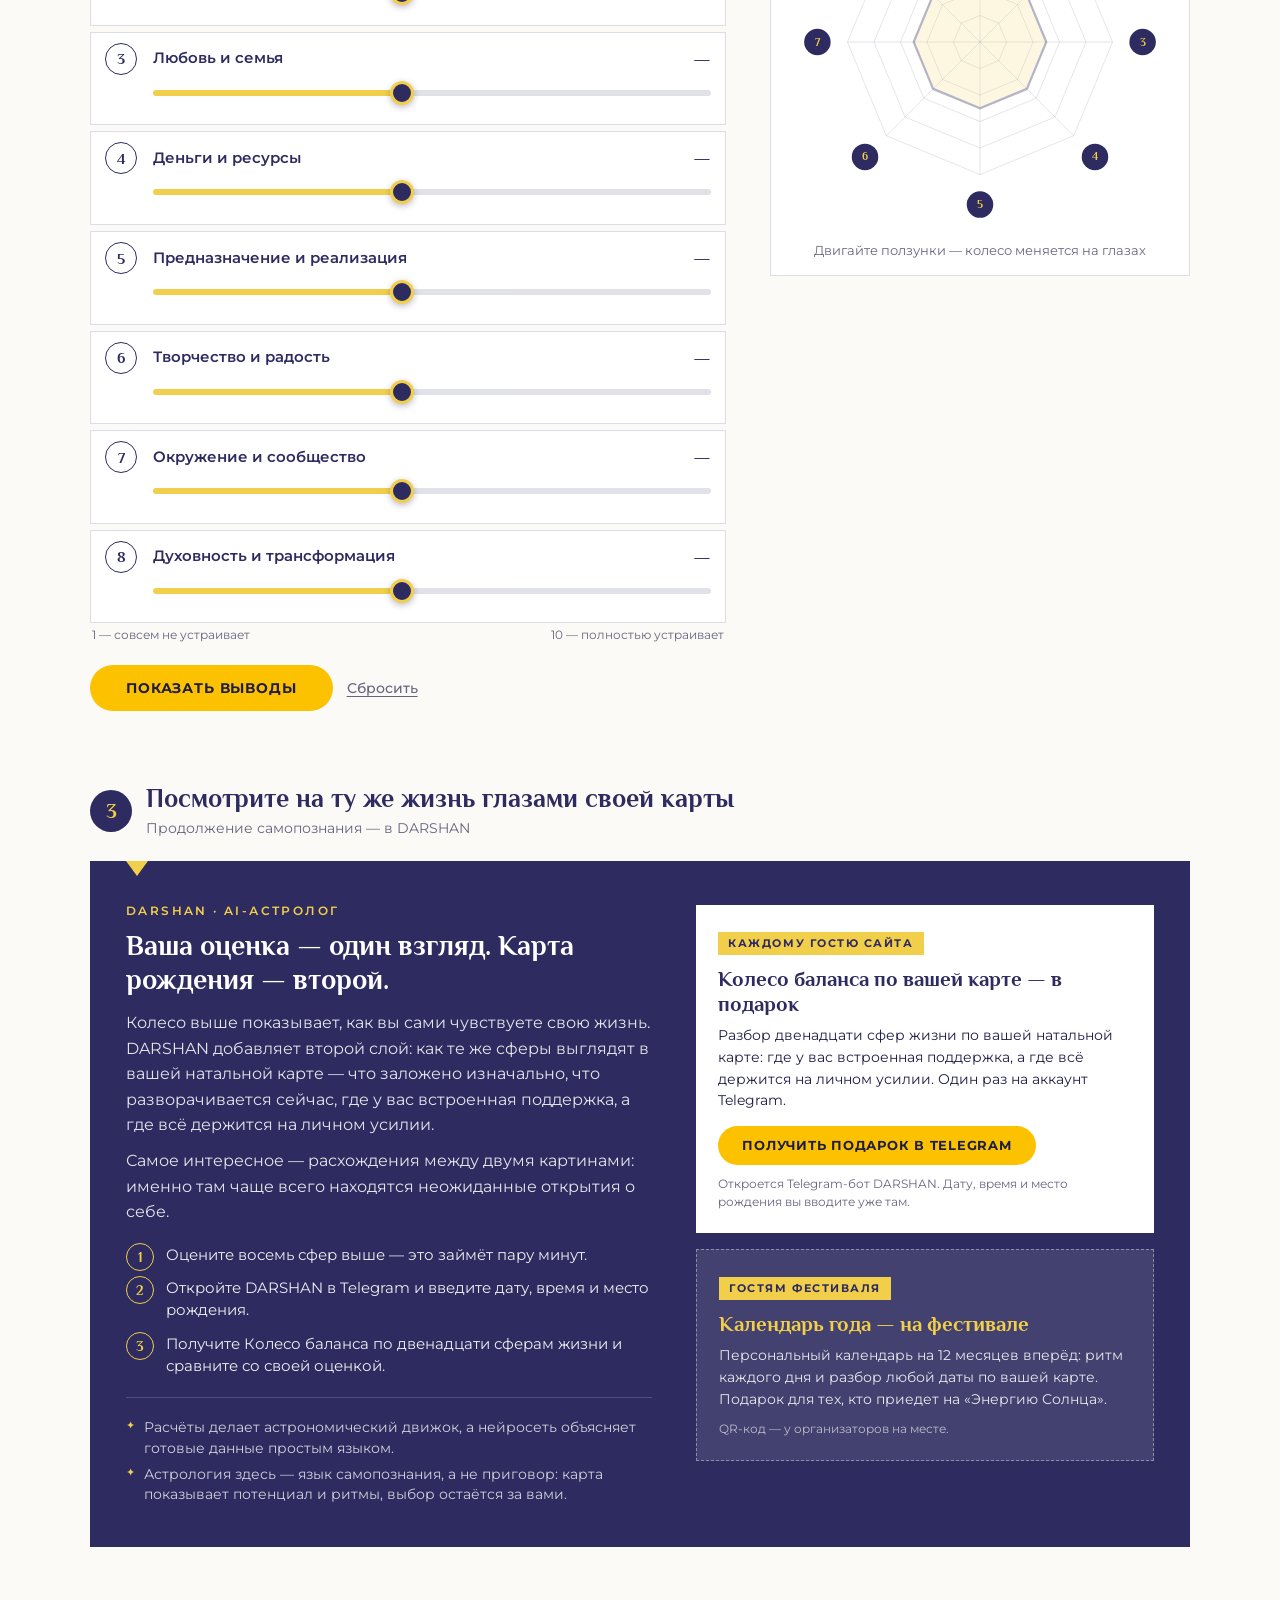
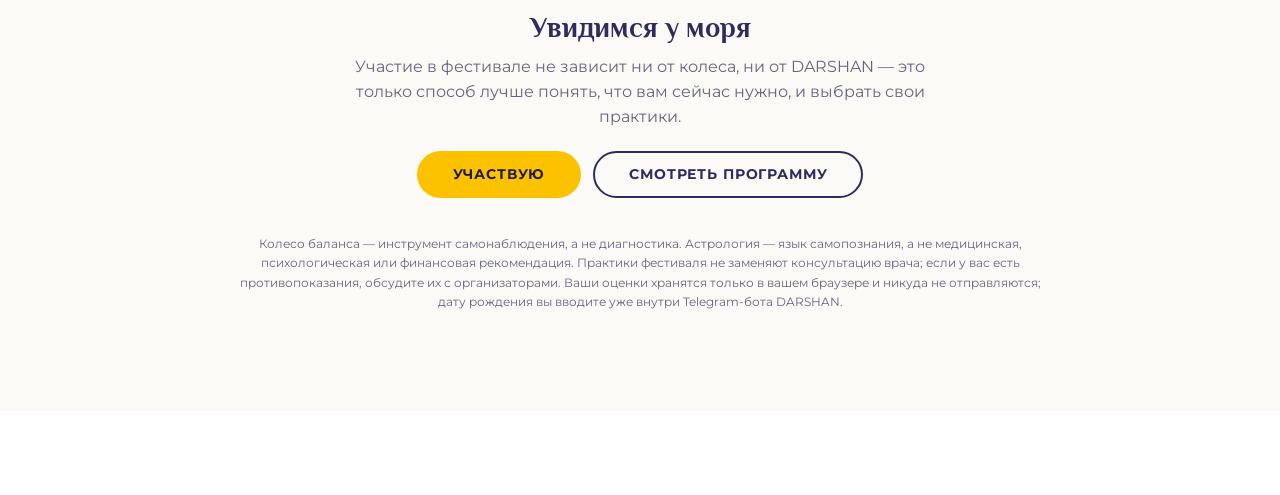
<file: m/energiya-solntsa/spheres/index.html>
<!doctype html>
<html lang="ru">
<head>
  <meta charset="utf-8">
  <meta name="viewport" content="width=device-width, initial-scale=1, viewport-fit=cover">
  <title>8 сфер гармоничной жизни · Энергия Солнца</title>
  <meta name="robots" content="noindex">
  <meta name="theme-color" content="#2e2b62">
  <style>html, body { margin: 0; background: #ffffff; }</style>
  <!-- кнопки колеса «Участвую» и «Вся программа» – назад на мини-лендинг, к блокам -->
  <script>window.FS8_LINKS = { register: '../#prices', program: '../#programm' };</script>
</head>
<body>
  <!-- Колесо «8 сфер» внутри мессенджера; состав – event.json → mini.spheres -->
  <div class="fs-mini" data-event="energiya-solntsa" data-page="spheres"></div>
  <script src="../../../fs.js"></script>
</body>
</html>
</file>
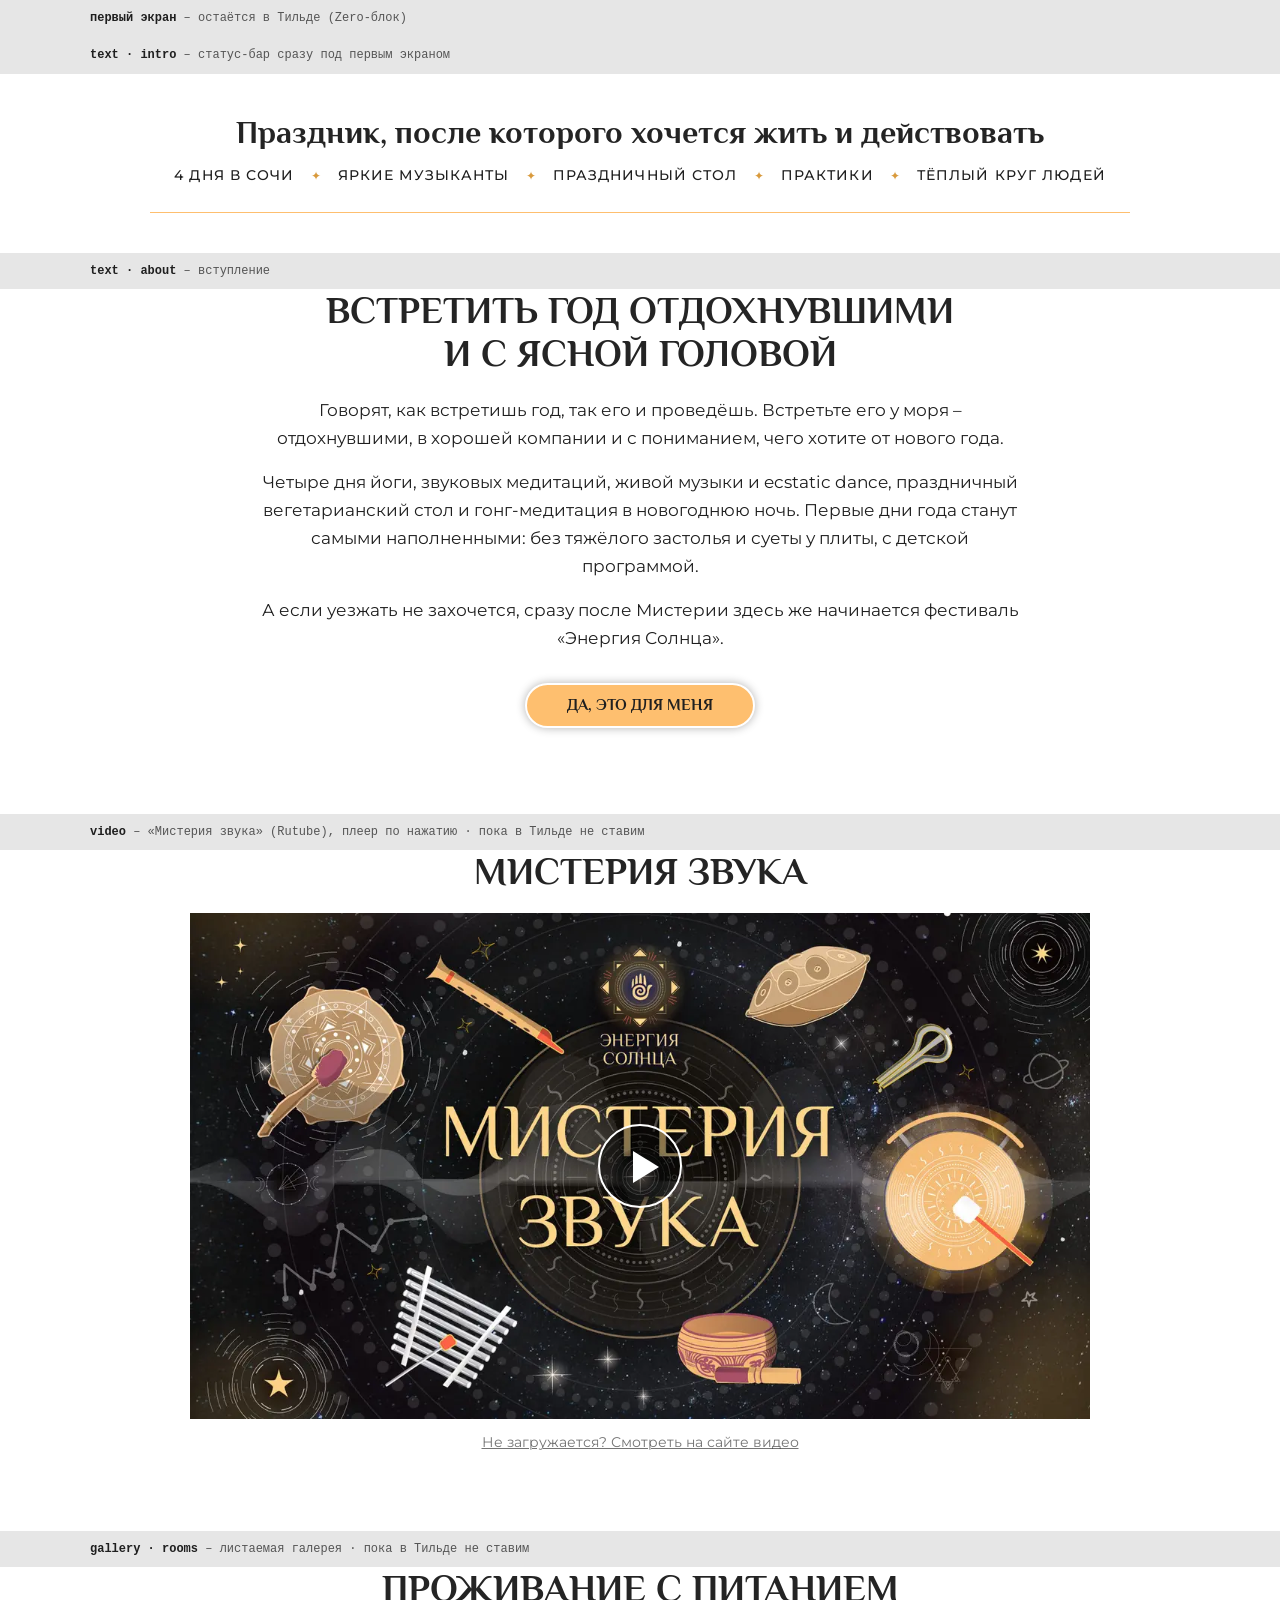
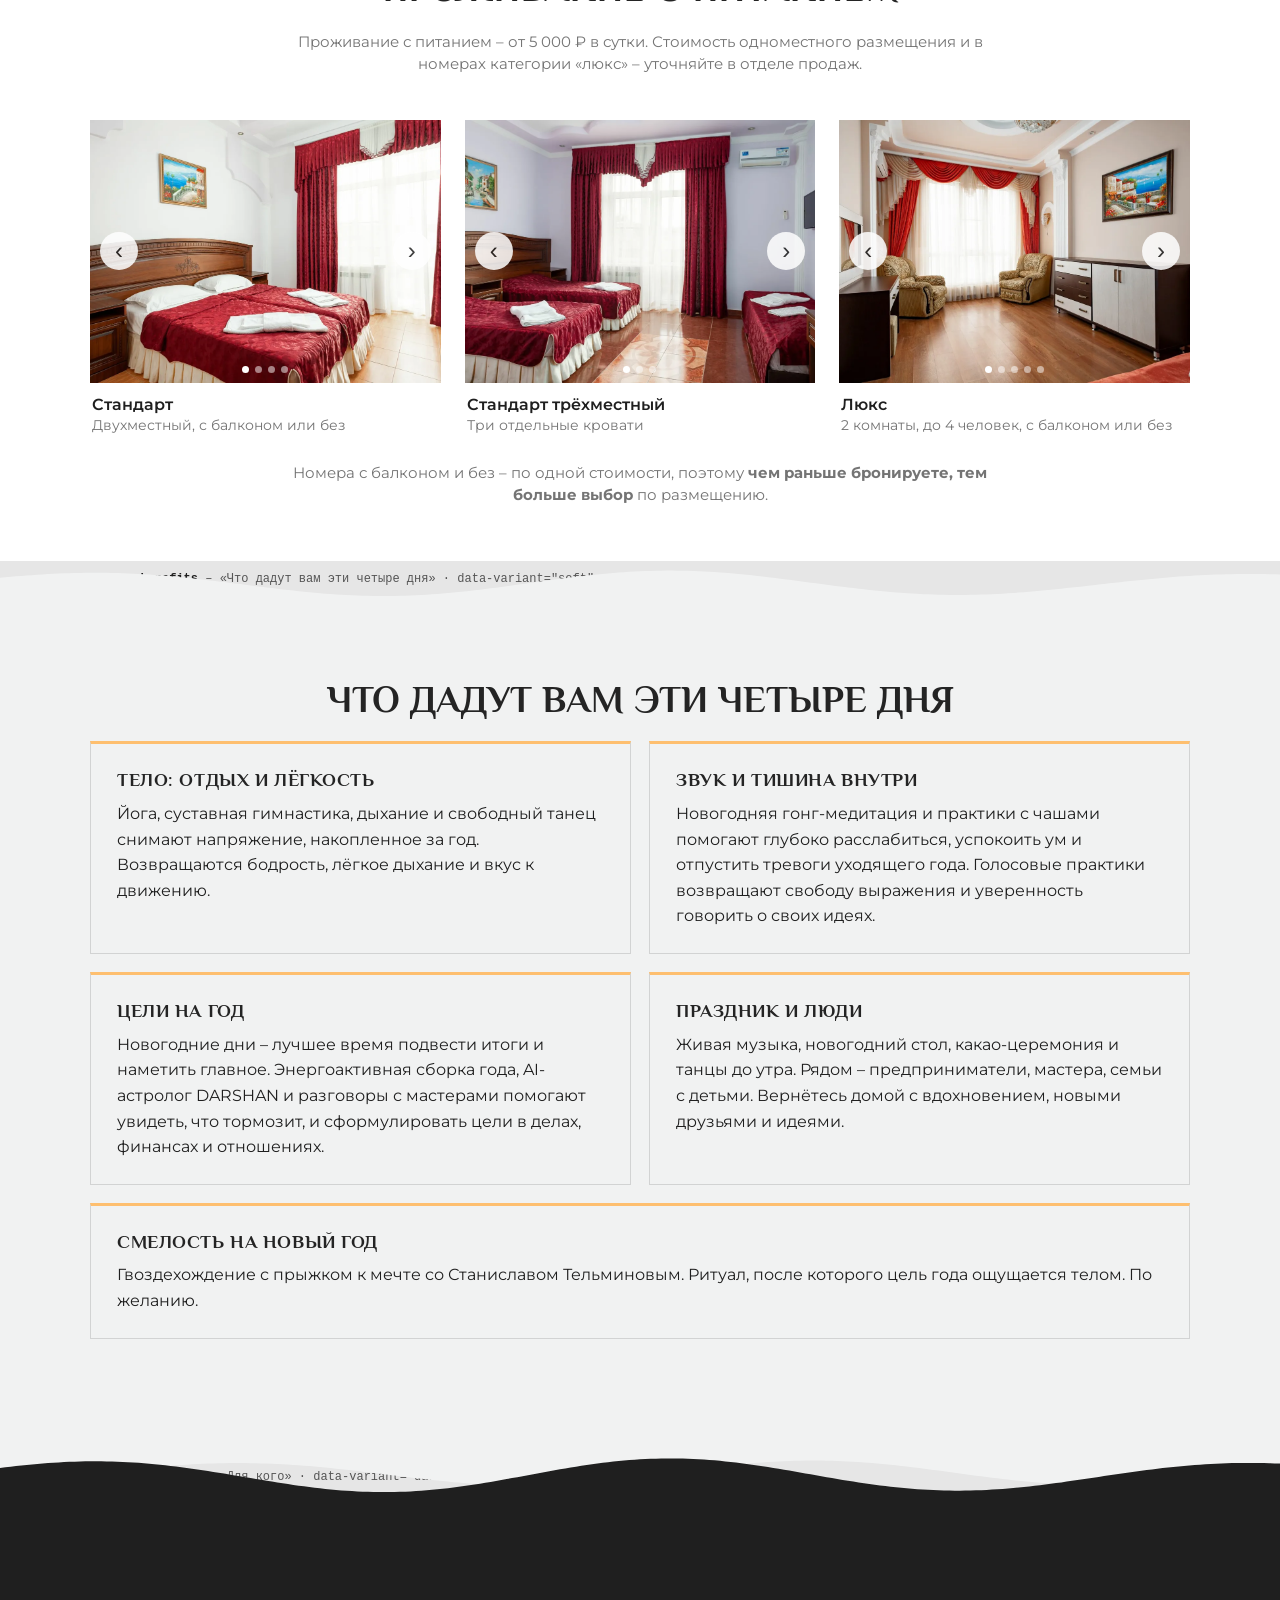
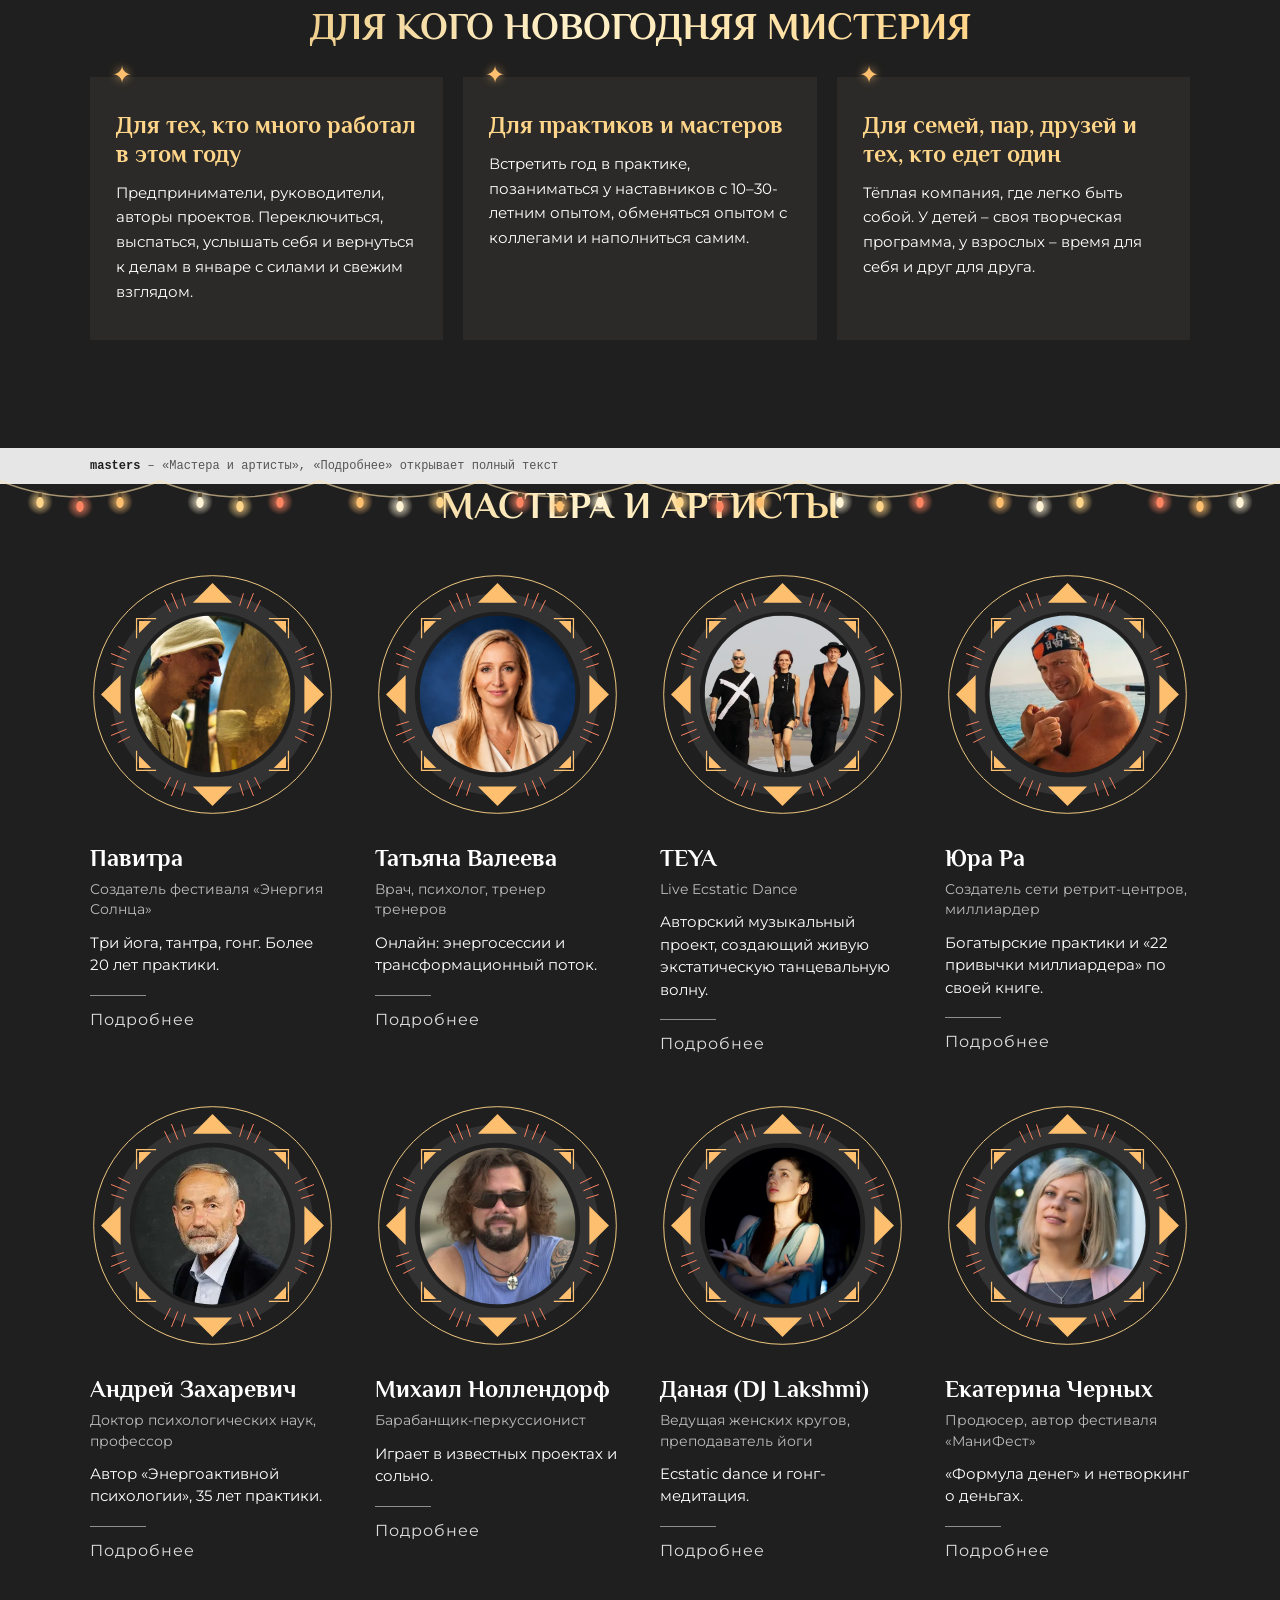
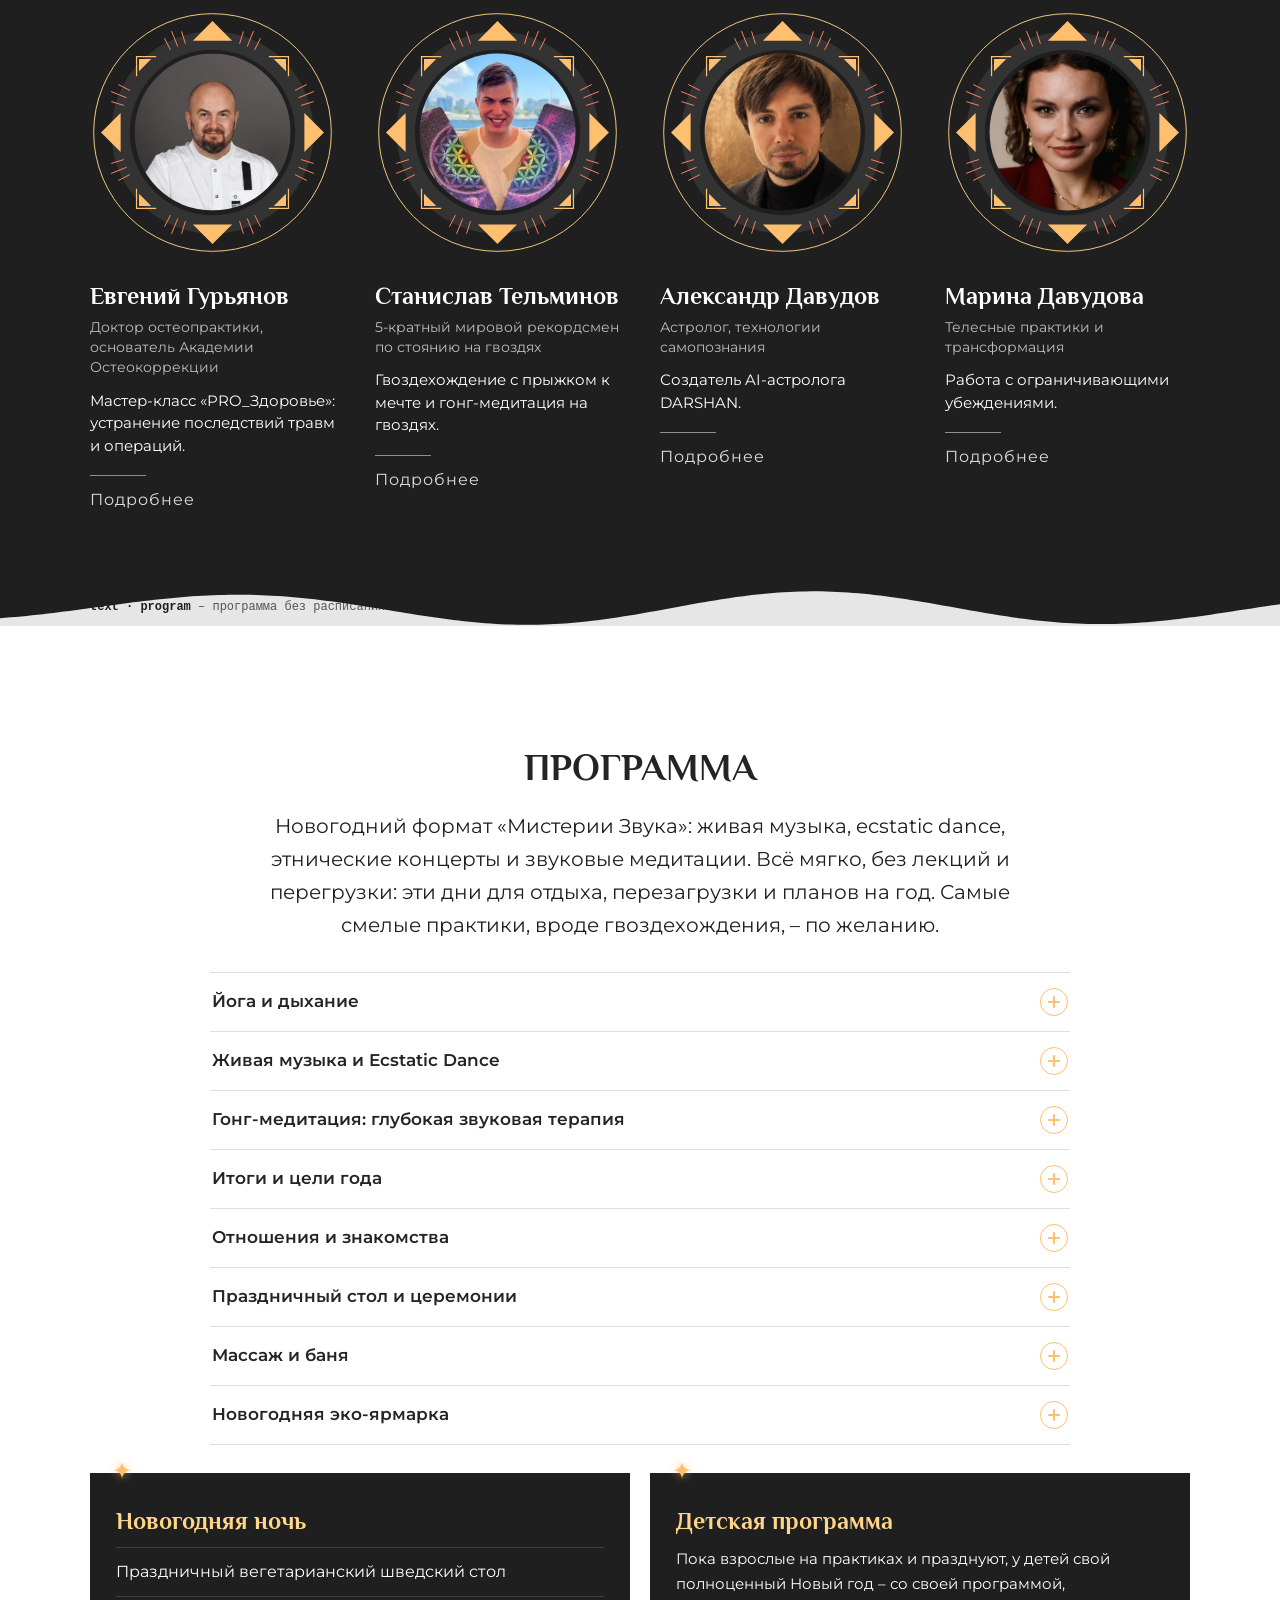
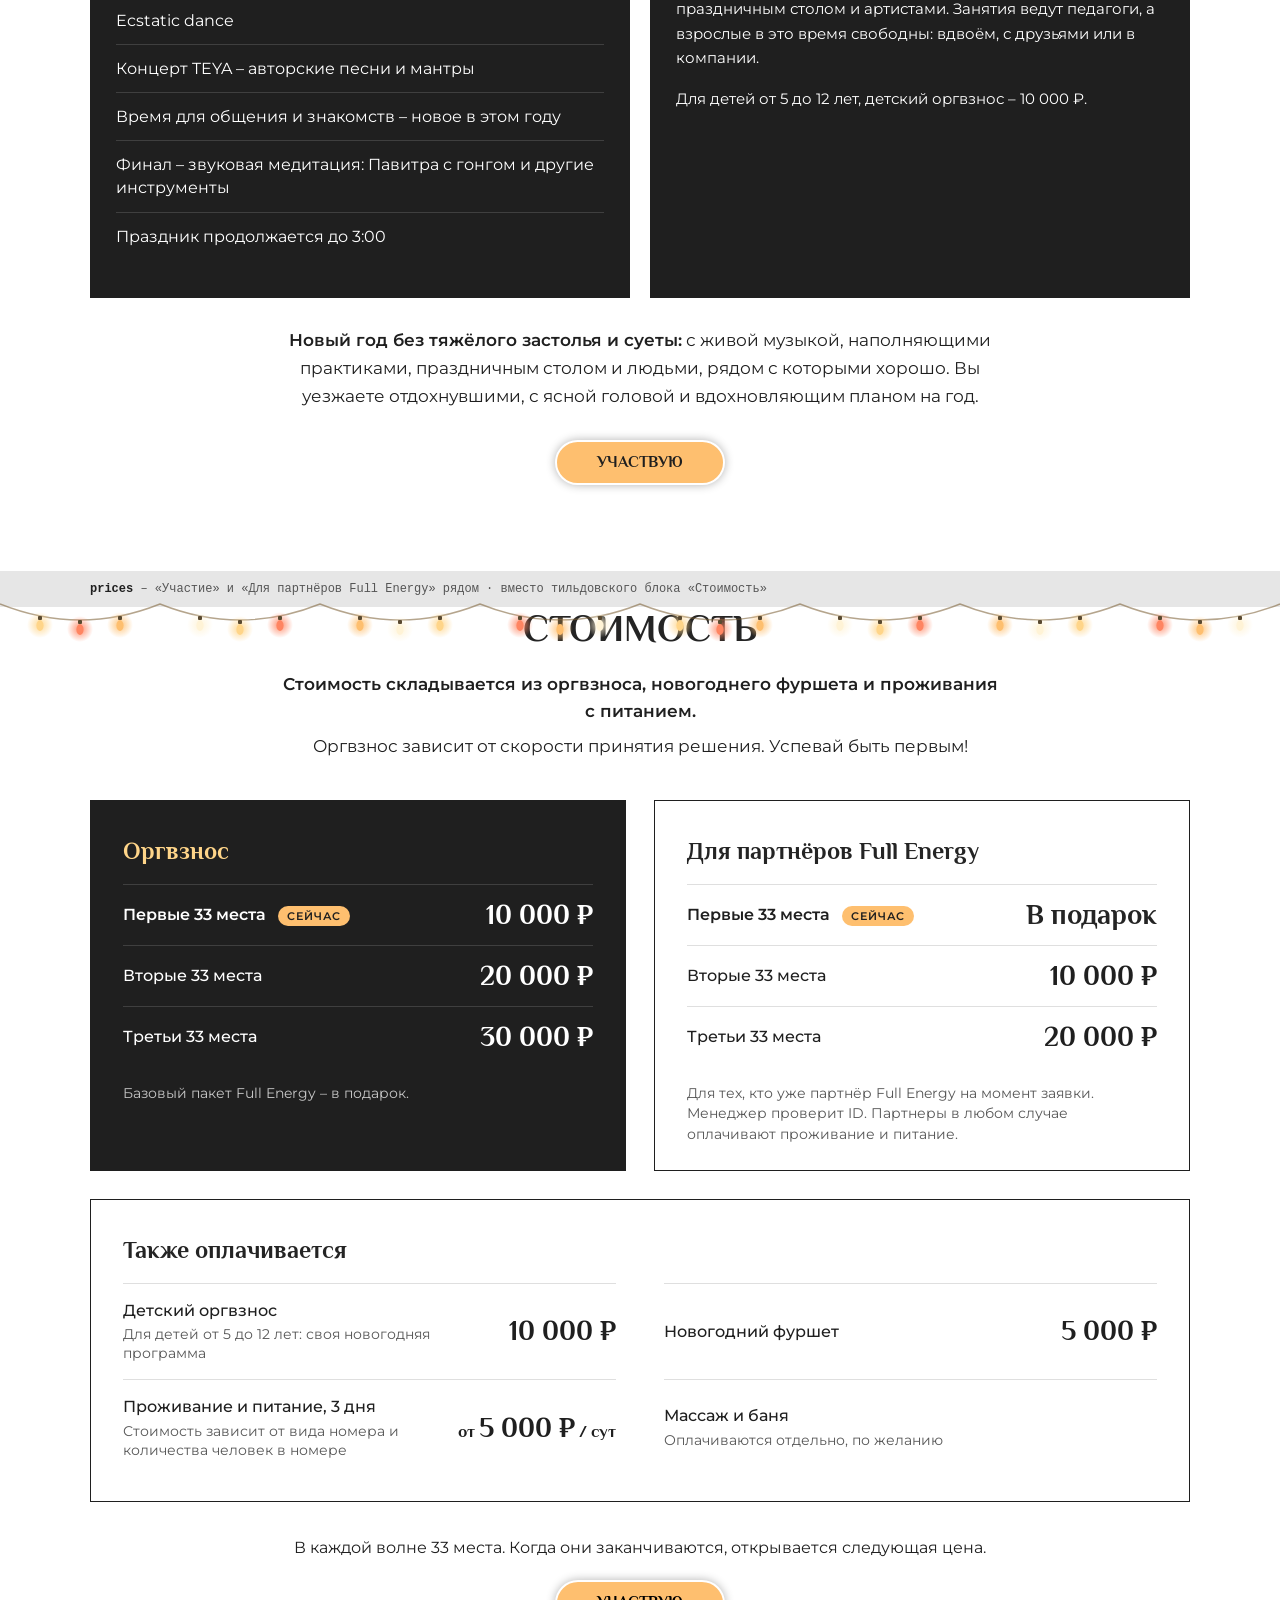
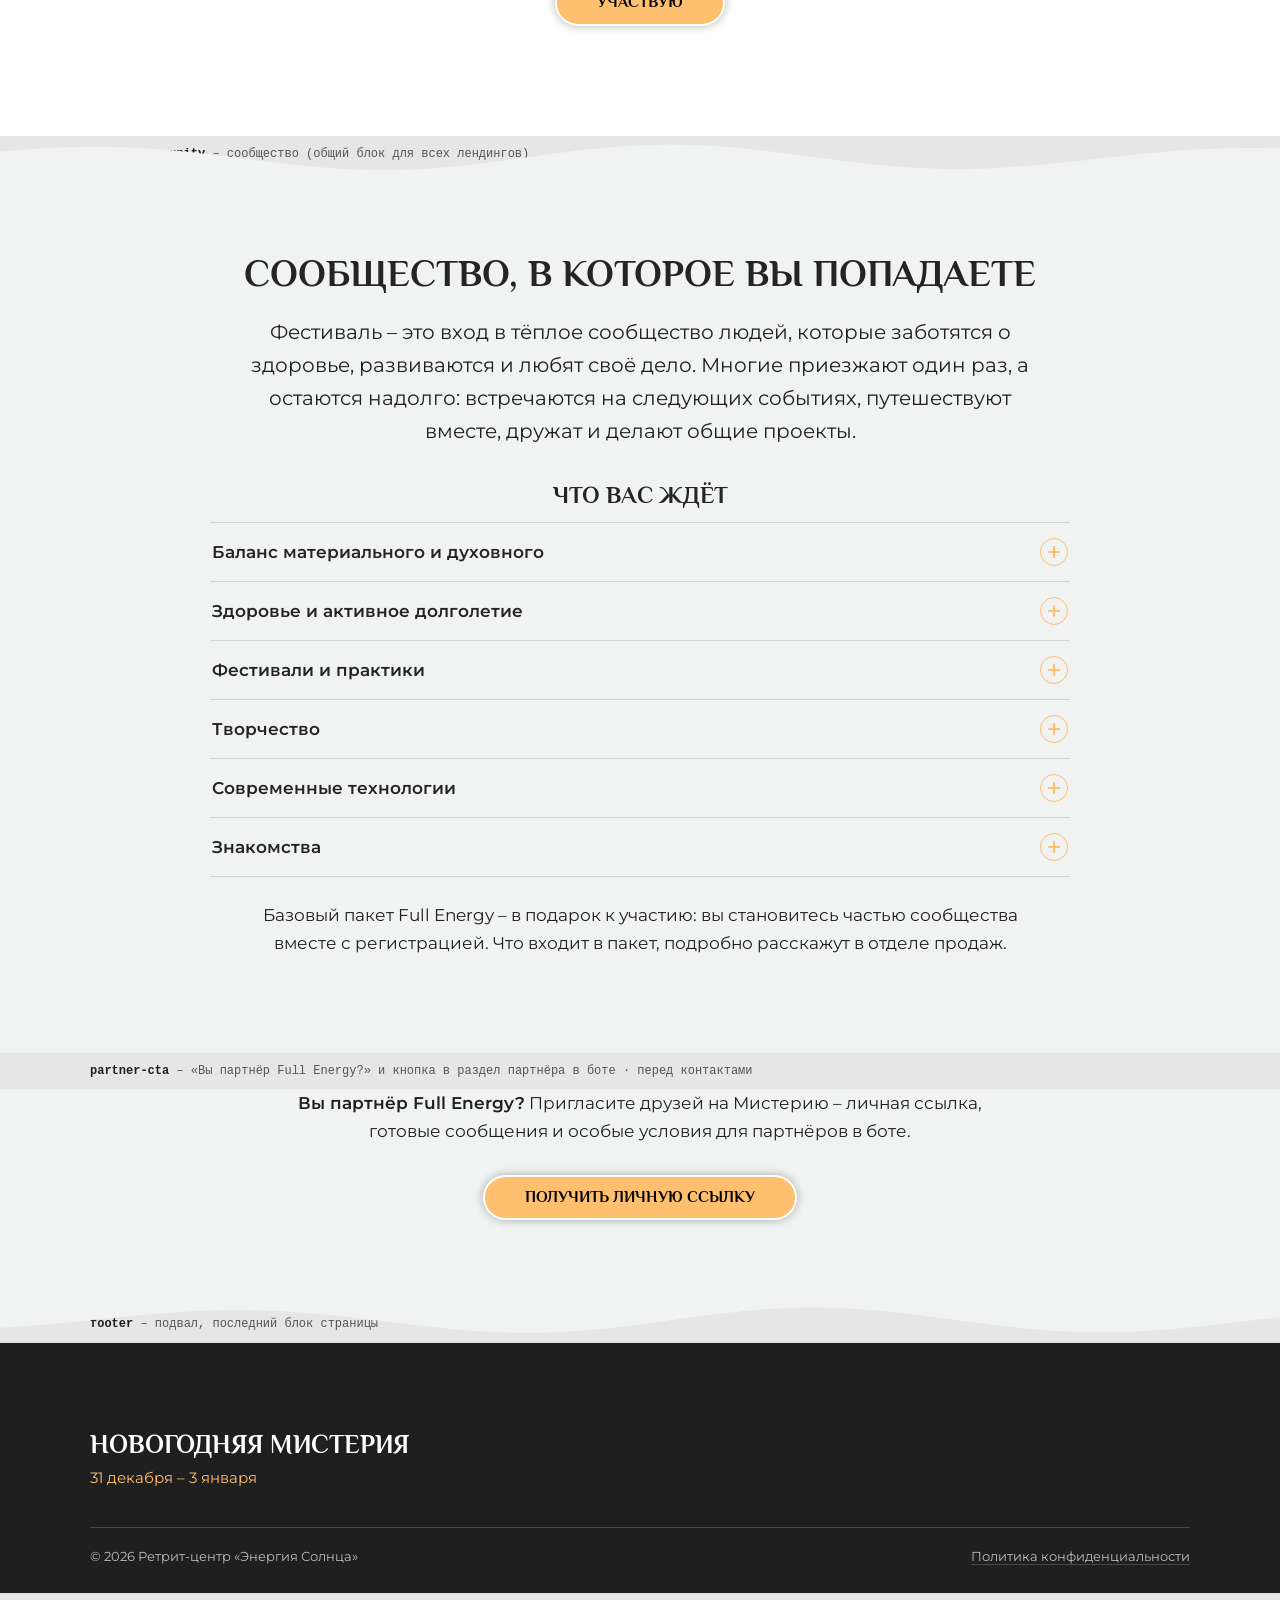
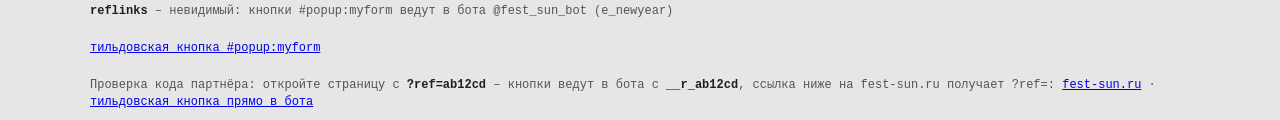
<file: newyear.html>
<!doctype html>
<html lang="ru">
<head>
  <meta charset="utf-8">
  <meta name="viewport" content="width=device-width, initial-scale=1">
  <title>Новогодняя Мистерия – лендинг на блоках</title>
  <style>
    /* Только для демо: подписи между блоками */
    body { margin: 0; background: #e6e6e6; font-family: Arial, sans-serif; }
    .demo-label { max-width: 1100px; margin: 0 auto; padding: 10px 16px; font: 12px/1.4 monospace; color: #555; }
    .demo-label b { color: #1f1f1f; }
  </style>
</head>
<body>
  <div class="demo-label"><b>первый экран</b> – остаётся в Тильде (Zero-блок)</div>

  <div class="demo-label"><b>text · intro</b> – статус-бар сразу под первым экраном</div>
  <div class="fs-block" data-block="text" data-name="intro" data-event="novogodnyaya-misteriya"></div>

  <div class="demo-label"><b>text · about</b> – вступление</div>
  <div class="fs-block" data-block="text" data-name="about" data-event="novogodnyaya-misteriya" id="about"></div>

  <div class="demo-label"><b>video</b> – «Мистерия звука» (Rutube), плеер по нажатию · пока в Тильде не ставим</div>
  <div class="fs-block" data-block="video" data-event="novogodnyaya-misteriya"></div>

  <div class="demo-label"><b>gallery · rooms</b> – листаемая галерея · пока в Тильде не ставим</div>
  <div class="fs-block" data-block="gallery" data-name="rooms" data-event="novogodnyaya-misteriya"></div>

  <div class="demo-label"><b>text · benefits</b> – «Что дадут вам эти четыре дня» · data-variant="soft"</div>
  <div class="fs-block" data-block="text" data-name="benefits" data-event="novogodnyaya-misteriya" data-variant="soft"></div>

  <div class="demo-label"><b>text · audience</b> – «Для кого» · data-variant="dark"</div>
  <div class="fs-block" data-block="text" data-name="audience" data-event="novogodnyaya-misteriya" data-variant="dark"></div>

  <div class="demo-label"><b>masters</b> – «Мастера и артисты», «Подробнее» открывает полный текст</div>
  <div class="fs-block" data-block="garland" data-wire="light"></div>
    <div class="fs-block" data-block="masters" data-event="novogodnyaya-misteriya" id="master"></div>

  <div class="demo-label"><b>text · program</b> – программа без расписания по часам</div>
  <div class="fs-block" data-block="text" data-name="program" data-event="novogodnyaya-misteriya" id="prog"></div>

  <div class="demo-label"><b>prices</b> – «Участие» и «Для партнёров Full Energy» рядом · вместо тильдовского блока «Стоимость»</div>
    <div class="fs-block" data-block="prices" data-event="novogodnyaya-misteriya" id="prices"></div>

  <div class="demo-label"><b>text · community</b> – сообщество (общий блок для всех лендингов)</div>
  <div class="fs-block" data-block="text" data-name="community" data-event="novogodnyaya-misteriya" data-variant="soft"></div>

  <div class="demo-label"><b>partner-cta</b> – «Вы партнёр Full Energy?» и кнопка в раздел партнёра в боте · перед контактами</div>
  <div class="fs-block" data-block="partner-cta" data-event="novogodnyaya-misteriya" data-variant="soft"></div>

  <div class="demo-label"><b>footer</b> – подвал, последний блок страницы</div>
  <div class="fs-block" data-block="footer" data-event="novogodnyaya-misteriya"></div>

  <div class="demo-label"><b>reflinks</b> – невидимый: кнопки #popup:myform ведут в бота @fest_sun_bot (e_newyear)</div>
  <div class="fs-block" data-block="reflinks" data-event="novogodnyaya-misteriya"></div>

  <p class="demo-label"><a href="#popup:myform" id="tilda-btn">тильдовская кнопка #popup:myform</a></p>
  <p class="demo-label">Проверка кода партнёра: откройте страницу с <b>?ref=ab12cd</b> – кнопки ведут в бота
    с <b>__r_ab12cd</b>, ссылка ниже на fest-sun.ru получает ?ref=:
    <a href="https://fest-sun.ru/" id="own-site">fest-sun.ru</a> · <a href="https://t.me/fest_sun_bot?start=e_newyear" id="bot-direct">тильдовская кнопка прямо в бота</a></p>

  <script src="fs.js"></script>
</body>
</html>
</file>
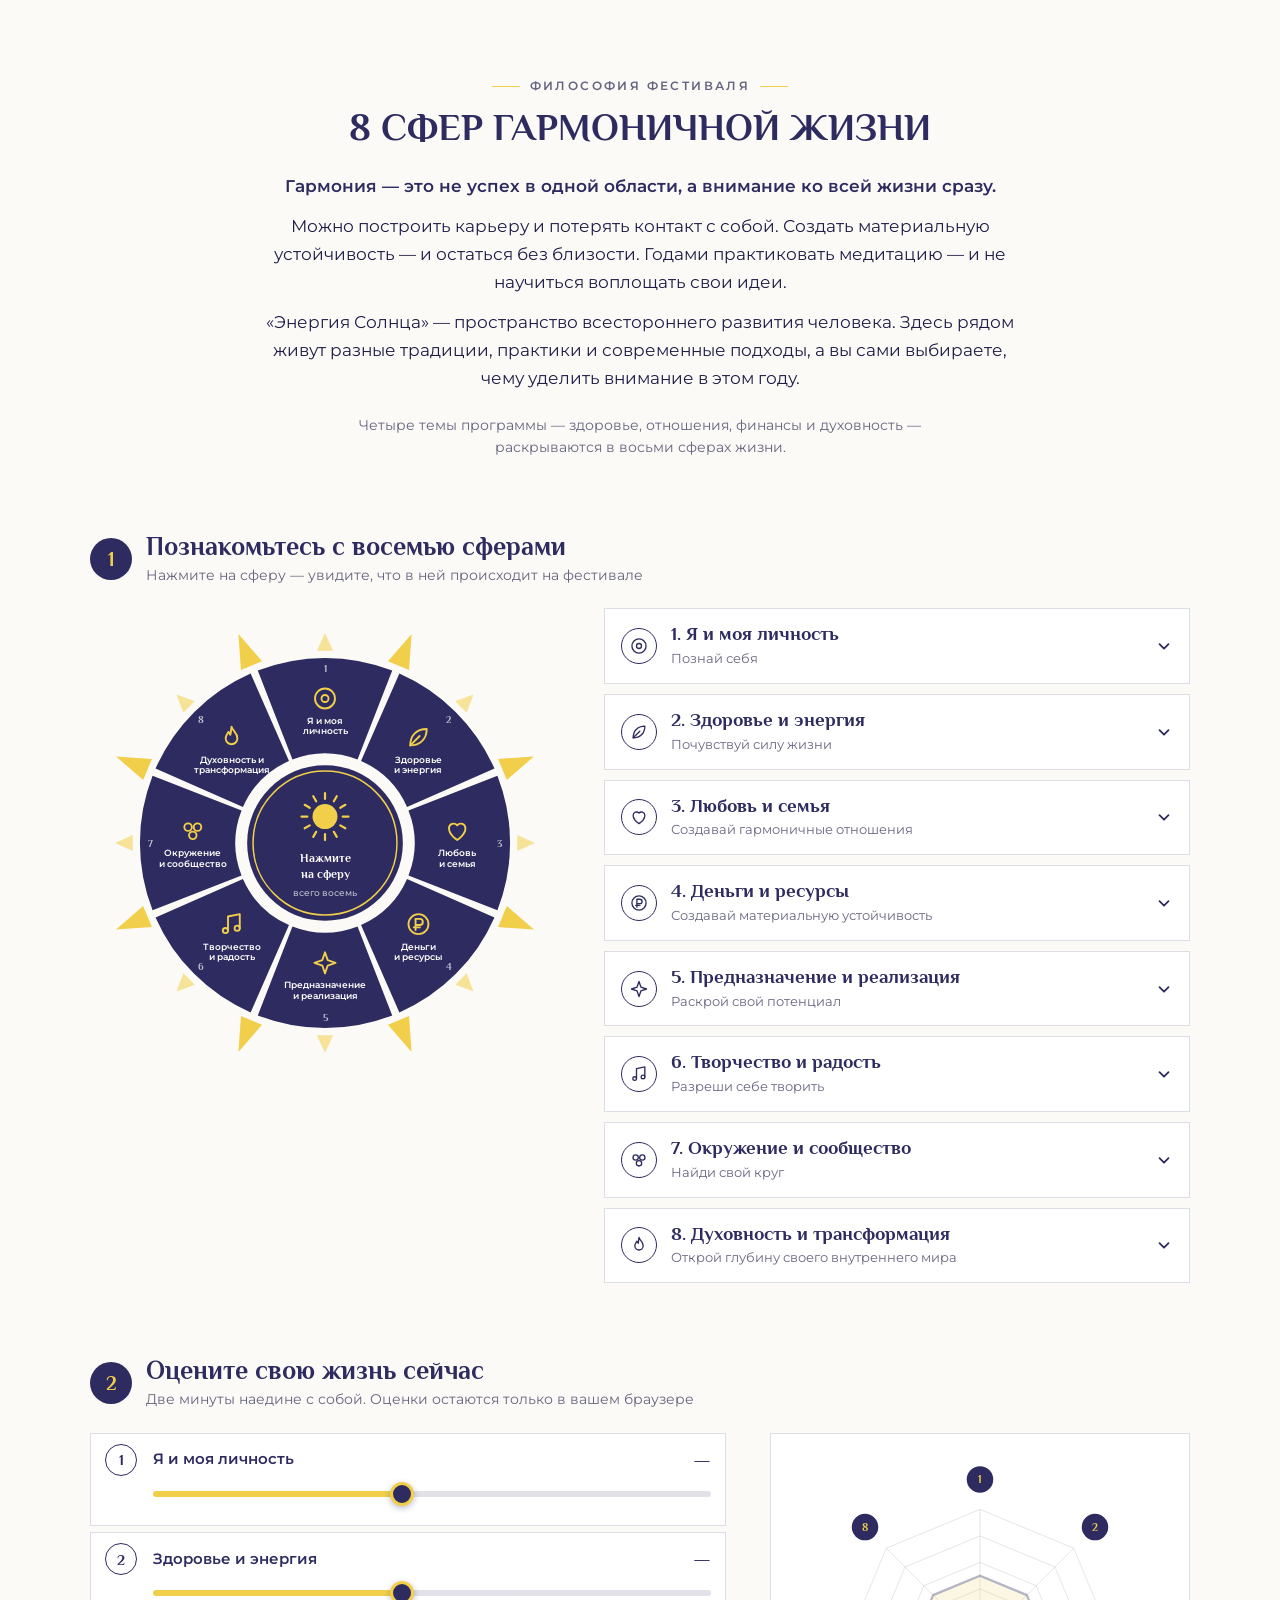
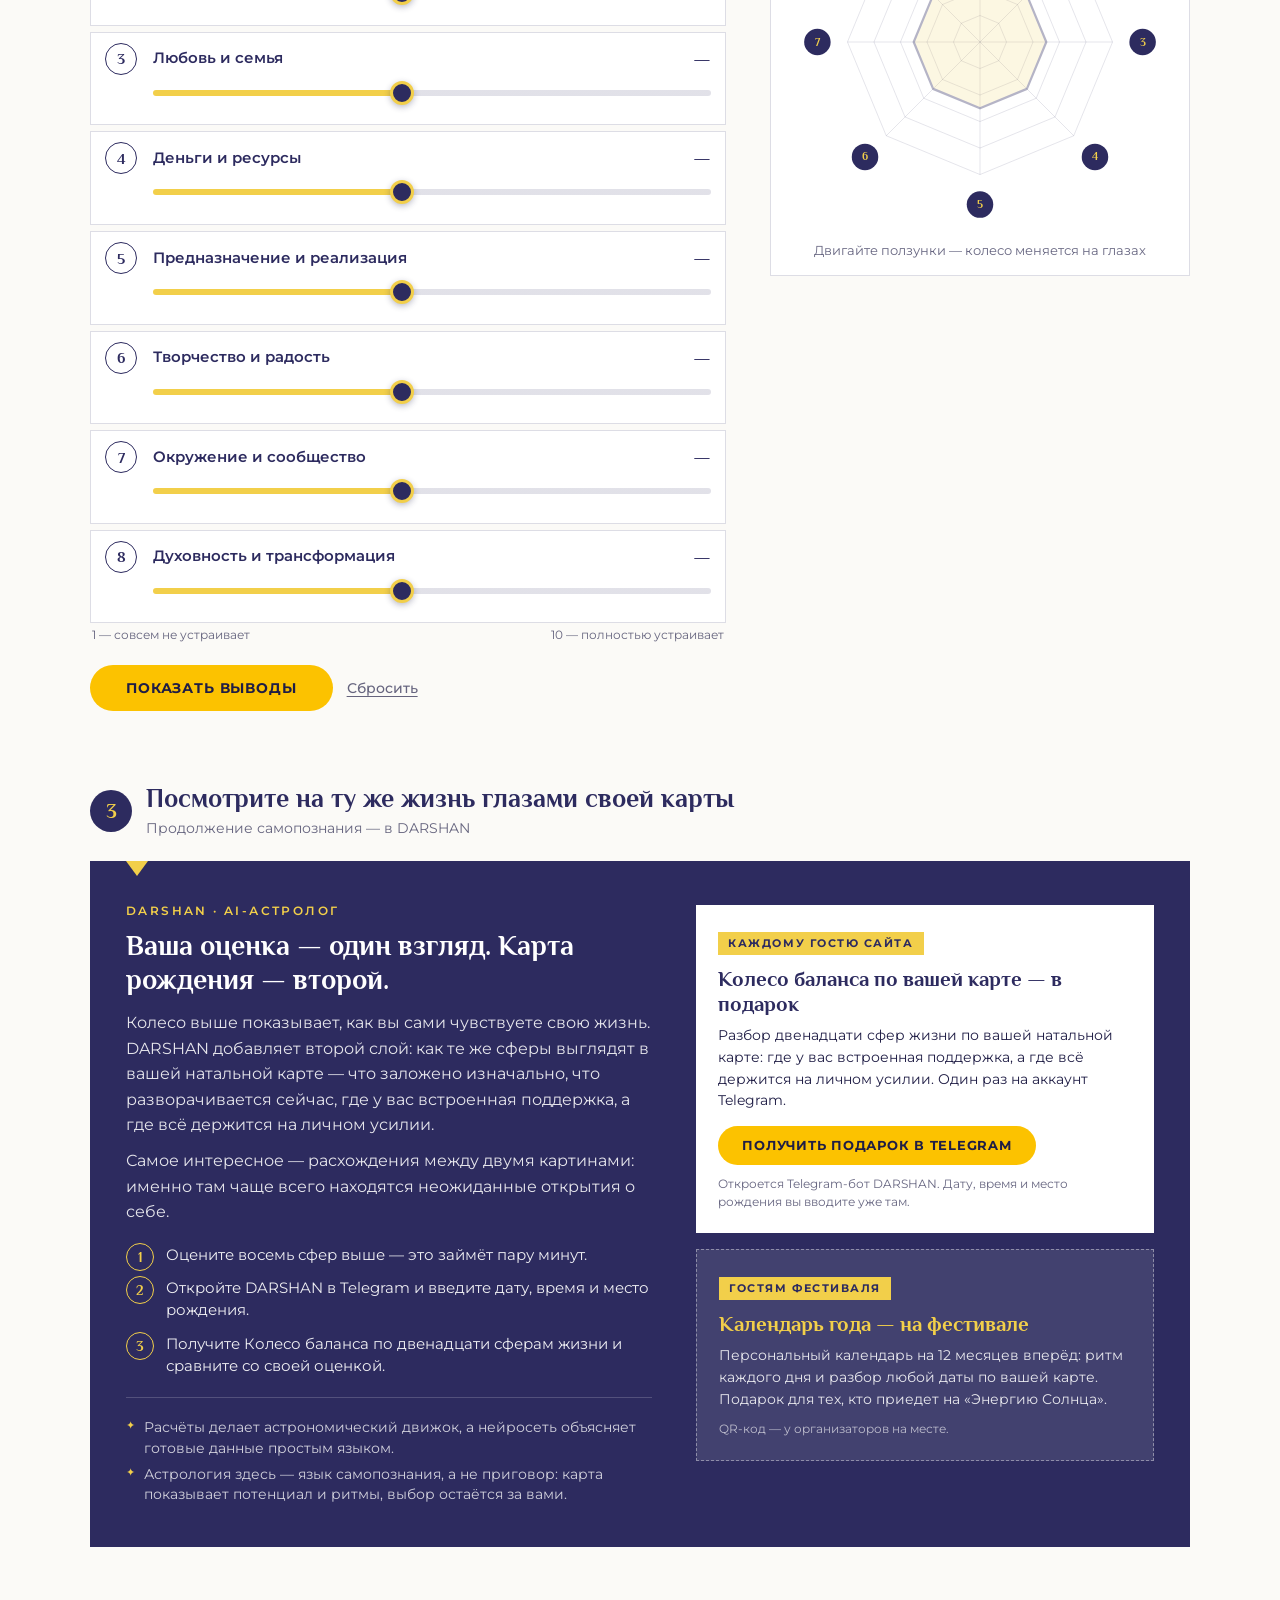
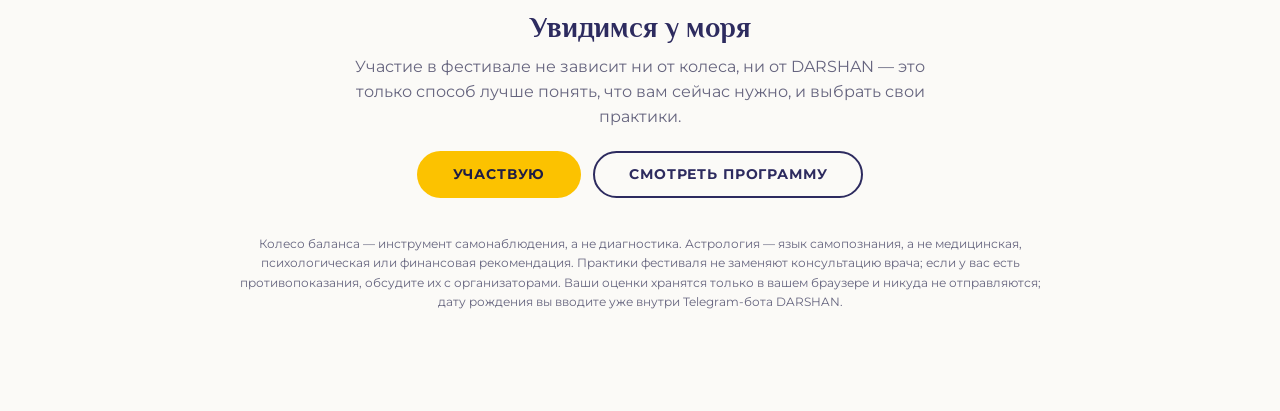
<file: spheres.html>
<!doctype html>
<html lang="ru">
<head>
  <meta charset="utf-8">
  <meta name="viewport" content="width=device-width, initial-scale=1">
  <title>8 сфер гармоничной жизни – демо страницы fest-sun.ru/spheres</title>
  <meta name="robots" content="noindex">
  <style>body { margin: 0; background: #fff; }</style>
</head>
<body>
  <div class="fs-block" data-block="embed" data-name="8-spheres" data-event="energiya-solntsa"></div>
  <script src="fs.js"></script>
</body>
</html>
</file>
